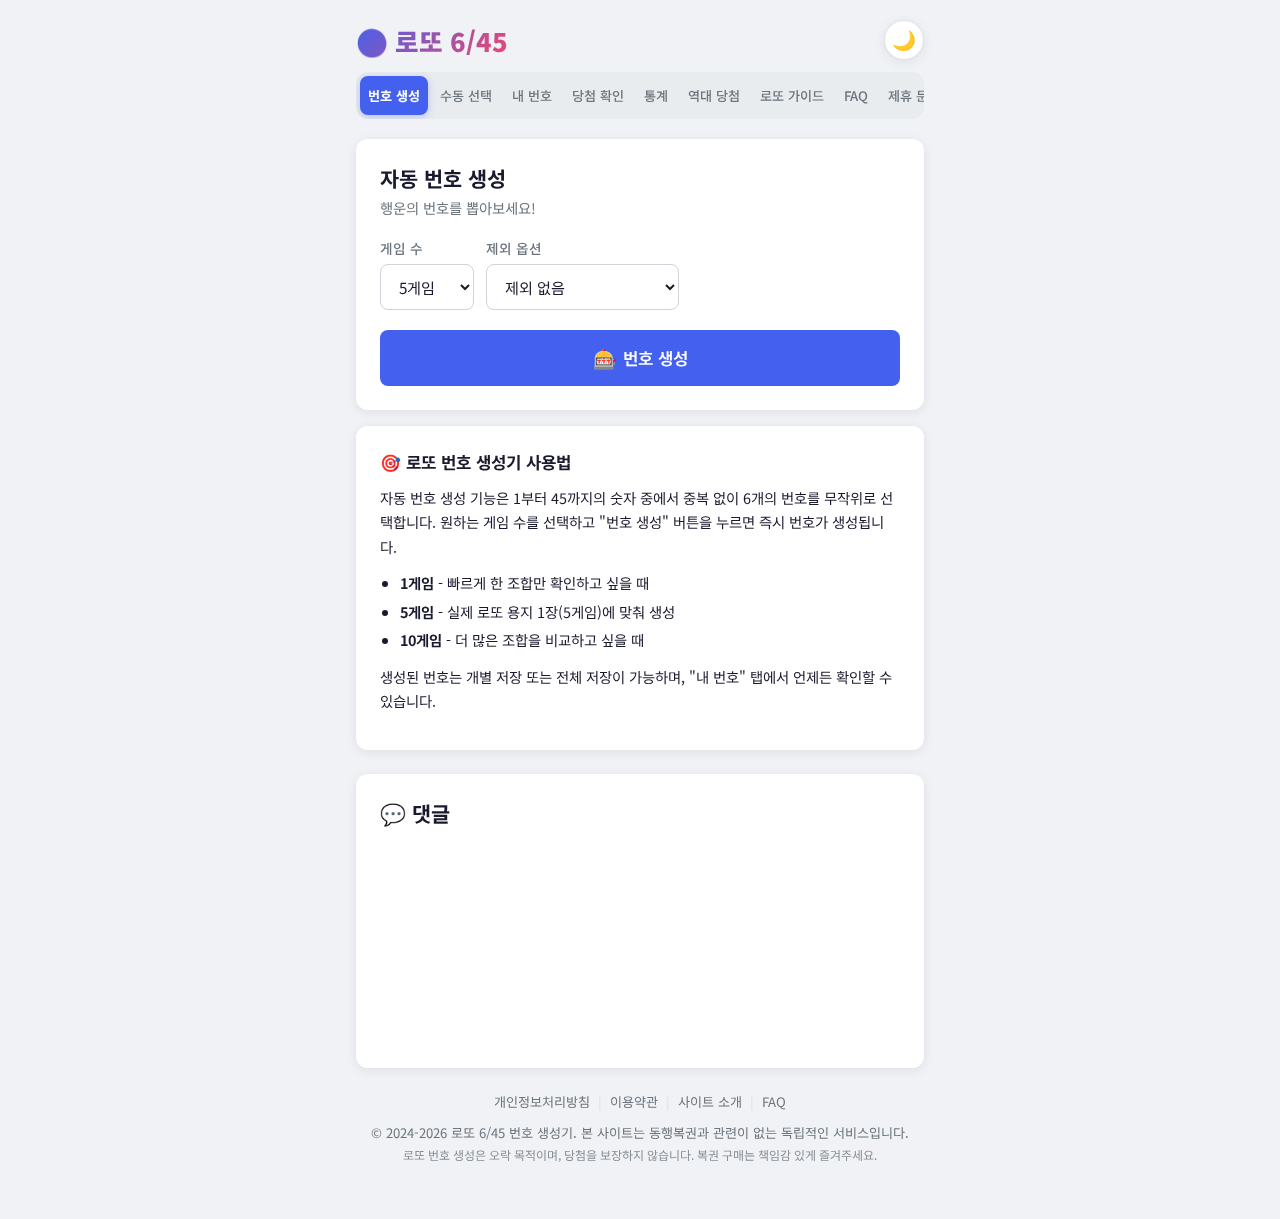
<file: index.html>
<!doctype html>
<html lang="ko">
<head>
  <meta charset="UTF-8" />
  <meta name="viewport" content="width=device-width, initial-scale=1.0" />
  <title>로또 6/45 번호 생성기 - 무료 자동/수동 번호 추첨, 당첨 확인, 통계 분석</title>
  <meta name="description" content="로또 6/45 무료 번호 생성기. 자동·수동 번호 생성, 당첨 번호 확인, 번호 통계 분석까지. 매주 행운의 번호를 뽑아보세요!">
  <meta name="keywords" content="로또, 로또 6/45, 번호 생성기, 로또 번호 추천, 당첨 확인, 로또 통계, 로또 분석">
  <meta name="author" content="로또 6/45 번호 생성기">
  <link rel="icon" type="image/svg+xml" href="/lottotest/favicon.svg">
  <meta name="robots" content="index, follow">
  <link rel="canonical" href="https://sedal11.github.io/lottotest/">
  <meta property="og:type" content="website">
  <meta property="og:title" content="로또 6/45 번호 생성기 - 무료 자동/수동 번호 추첨">
  <meta property="og:description" content="로또 6/45 무료 번호 생성기. 자동·수동 번호 생성, 당첨 번호 확인, 번호 통계 분석까지.">
  <meta property="og:url" content="https://sedal11.github.io/lottotest/">
  <meta property="og:locale" content="ko_KR">
  <meta property="og:site_name" content="로또 6/45 번호 생성기">
  <link href='/style.css' rel='stylesheet'>
  <link rel="preconnect" href="https://fonts.googleapis.com">
  <link rel="preconnect" href="https://fonts.gstatic.com" crossorigin>
  <link href="https://fonts.googleapis.com/css2?family=Noto+Sans+KR:wght@400;500;700;900&display=swap" rel="stylesheet">
  <link rel="manifest" href="/lottotest/manifest.json">
  <meta name="theme-color" content="#4361ee">
  <meta name="apple-mobile-web-app-capable" content="yes">
  <meta name="apple-mobile-web-app-status-bar-style" content="default">
  <meta name="apple-mobile-web-app-title" content="로또 6/45">
  <!-- Google Analytics -->
  <script async src="https://www.googletagmanager.com/gtag/js?id=G-D2NG5XND99"></script>
  <script>window.dataLayer=window.dataLayer||[];function gtag(){dataLayer.push(arguments);}gtag('js',new Date());gtag('config','G-D2NG5XND99');</script>
  <meta name="google-adsense-account" content="ca-pub-1792656979108506">
  <script async src="https://pagead2.googlesyndication.com/pagead/js/adsbygoogle.js?client=ca-pub-1792656979108506"
     crossorigin="anonymous"></script>
  <script type="application/ld+json">
  {
    "@context": "https://schema.org",
    "@type": "WebApplication",
    "name": "로또 6/45 번호 생성기",
    "description": "로또 6/45 무료 번호 생성기. 자동·수동 번호 생성, 당첨 번호 확인, 번호 통계 분석 서비스.",
    "url": "https://sedal11.github.io/lottotest/",
    "applicationCategory": "UtilityApplication",
    "operatingSystem": "Web",
    "offers": {
      "@type": "Offer",
      "price": "0",
      "priceCurrency": "KRW"
    }
  }
  </script>
</head>
<body>
  <div class="app">
    <header class="header">
      <h1 class="logo">🎱 로또 6/45</h1>
      <button id="themeToggle" class="theme-toggle" aria-label="테마 전환">🌙</button>
    </header>

    <nav class="tabs">
      <button class="tab active" data-tab="generate">번호 생성</button>
      <button class="tab" data-tab="manual">수동 선택</button>
      <button class="tab" data-tab="saved">내 번호</button>
      <button class="tab" data-tab="check">당첨 확인</button>
      <button class="tab" data-tab="stats">통계</button>
      <button class="tab" data-tab="history">역대 당첨</button>
      <button class="tab" data-tab="guide">로또 가이드</button>
      <button class="tab" data-tab="faq">FAQ</button>
      <button class="tab" data-tab="contact">제휴 문의</button>
    </nav>

    <main class="content">
      <!-- 최신 당첨번호 배너 -->
      <div id="latestResult" class="card latest-result" style="display:none;">
        <div class="latest-header">
          <span class="latest-round"></span>
          <span class="latest-date"></span>
        </div>
        <div class="latest-balls"></div>
        <div class="latest-bonus">
          + 보너스 <span class="latest-bonus-ball"></span>
        </div>
      </div>

      <!-- 번호 생성 탭 -->
      <section id="tab-generate" class="tab-panel active">
        <div class="card">
          <h2>자동 번호 생성</h2>
          <p class="subtitle">행운의 번호를 뽑아보세요!</p>
          <div class="generate-controls">
            <label>
              게임 수
              <select id="gameCount">
                <option value="1">1게임</option>
                <option value="3">3게임</option>
                <option value="5" selected>5게임</option>
                <option value="10">10게임</option>
              </select>
            </label>
            <label>
              제외 옵션
              <select id="excludeOption">
                <option value="none">제외 없음</option>
                <option value="last1">최근 1회 당첨번호 제외</option>
                <option value="last3">최근 3회 당첨번호 제외</option>
                <option value="last5">최근 5회 당첨번호 제외</option>
              </select>
            </label>
          </div>
          <div id="excludedInfo" class="excluded-info" style="display:none;">
            <span>제외된 번호:</span> <span id="excludedNums"></span>
          </div>
          <button id="generateBtn" class="btn btn-primary btn-large btn-full">
            <span class="btn-icon">🎰</span> 번호 생성
          </button>
          <div id="generatedResults" class="results"></div>
          <div id="shareButtons" class="share-buttons" style="display:none;">
            <button id="shareTwitter" class="btn btn-share btn-twitter">𝕏 공유</button>
            <button id="shareCopy" class="btn btn-share btn-copy">📋 복사</button>
          </div>
          <button id="saveAllBtn" class="btn btn-secondary" style="display:none;">
            💾 모두 저장
          </button>
        </div>
        <!-- 생성 탭 하단 안내 콘텐츠 -->
        <article class="card info-card">
          <h3>🎯 로또 번호 생성기 사용법</h3>
          <p>자동 번호 생성 기능은 1부터 45까지의 숫자 중에서 중복 없이 6개의 번호를 무작위로 선택합니다. 원하는 게임 수를 선택하고 "번호 생성" 버튼을 누르면 즉시 번호가 생성됩니다.</p>
          <ul>
            <li><strong>1게임</strong> - 빠르게 한 조합만 확인하고 싶을 때</li>
            <li><strong>5게임</strong> - 실제 로또 용지 1장(5게임)에 맞춰 생성</li>
            <li><strong>10게임</strong> - 더 많은 조합을 비교하고 싶을 때</li>
          </ul>
          <p>생성된 번호는 개별 저장 또는 전체 저장이 가능하며, "내 번호" 탭에서 언제든 확인할 수 있습니다.</p>
        </article>
      </section>

      <!-- 수동 선택 탭 -->
      <section id="tab-manual" class="tab-panel">
        <div class="card">
          <h2>수동 번호 선택</h2>
          <p class="subtitle">원하는 번호 6개를 선택하세요 (<span id="selectedCount">0</span>/6)</p>
          <div id="numberGrid" class="number-grid"></div>
          <div id="manualSelected" class="manual-selected"></div>
          <div class="manual-actions">
            <button id="manualResetBtn" class="btn btn-outline">초기화</button>
            <button id="manualSaveBtn" class="btn btn-primary" disabled>💾 저장</button>
          </div>
        </div>
        <article class="card info-card">
          <h3>✏️ 수동 선택 팁</h3>
          <p>직접 번호를 선택하면 자신만의 전략을 적용할 수 있습니다. 번호를 터치하면 선택되고, 다시 터치하면 해제됩니다. 6개를 모두 선택하면 저장 버튼이 활성화됩니다.</p>
          <p>번호판의 색상은 실제 로또 공의 색상과 동일합니다. 1~10번은 <strong>노란색</strong>, 11~20번은 <strong>파란색</strong>, 21~30번은 <strong>빨간색</strong>, 31~40번은 <strong>회색</strong>, 41~45번은 <strong>초록색</strong>입니다.</p>
        </article>
      </section>

      <!-- 내 번호 탭 -->
      <section id="tab-saved" class="tab-panel">
        <div class="card">
          <h2>저장된 번호</h2>
          <p class="subtitle">저장된 번호 <span id="savedCount">0</span>개</p>
          <div id="savedList" class="saved-list"></div>
          <button id="clearAllBtn" class="btn btn-danger" style="display:none;">
            🗑️ 전체 삭제
          </button>
        </div>
      </section>

      <!-- 당첨 확인 탭 -->
      <section id="tab-check" class="tab-panel">
        <div class="card">
          <h2>당첨 번호 확인</h2>
          <p class="subtitle">당첨 번호를 입력하고 내 번호와 비교하세요</p>
          <div class="winning-input">
            <label>당첨 번호 (6개)</label>
            <div class="winning-numbers-row">
              <input type="number" class="winning-num" min="1" max="45" placeholder="1">
              <input type="number" class="winning-num" min="1" max="45" placeholder="2">
              <input type="number" class="winning-num" min="1" max="45" placeholder="3">
              <input type="number" class="winning-num" min="1" max="45" placeholder="4">
              <input type="number" class="winning-num" min="1" max="45" placeholder="5">
              <input type="number" class="winning-num" min="1" max="45" placeholder="6">
            </div>
            <label>보너스 번호</label>
            <div class="winning-numbers-row">
              <input type="number" id="bonusNum" class="winning-num bonus" min="1" max="45" placeholder="B">
            </div>
          </div>
          <button id="checkBtn" class="btn btn-primary btn-large">🔍 당첨 확인</button>
          <div id="checkResults" class="results"></div>
        </div>
        <article class="card info-card">
          <h3>🏆 로또 6/45 당첨 등수 안내</h3>
          <div class="prize-table">
            <table>
              <thead>
                <tr><th>등수</th><th>당첨 조건</th><th>당첨금 (평균)</th></tr>
              </thead>
              <tbody>
                <tr><td><span class="rank-badge rank-1">1등</span></td><td>6개 번호 모두 일치</td><td>약 20억원 이상</td></tr>
                <tr><td><span class="rank-badge rank-2">2등</span></td><td>5개 번호 + 보너스 번호 일치</td><td>약 5,000만원</td></tr>
                <tr><td><span class="rank-badge rank-3">3등</span></td><td>5개 번호 일치</td><td>약 150만원</td></tr>
                <tr><td><span class="rank-badge rank-4">4등</span></td><td>4개 번호 일치</td><td>고정 5만원</td></tr>
                <tr><td><span class="rank-badge rank-5">5등</span></td><td>3개 번호 일치</td><td>고정 5,000원</td></tr>
              </tbody>
            </table>
          </div>
          <p class="info-note">* 1~3등 당첨금은 해당 회차 총 판매액과 당첨자 수에 따라 달라집니다.</p>
        </article>
      </section>

      <!-- 통계 탭 -->
      <section id="tab-stats" class="tab-panel">
        <div class="card">
          <h2>번호 통계</h2>
          <p class="subtitle">내가 생성한 번호의 출현 빈도</p>
          <div id="statsChart" class="stats-chart"></div>
          <div class="card-inner">
            <h3>최근 생성 이력</h3>
            <div id="recentHistory" class="recent-history"></div>
          </div>
        </div>
        <article class="card info-card">
          <h3>📊 통계 활용 가이드</h3>
          <p>번호 통계는 내가 생성한 번호들의 출현 빈도를 시각적으로 보여줍니다. 막대 그래프를 통해 어떤 번호가 자주 생성되었는지 한눈에 확인할 수 있습니다.</p>
          <p>로또는 매 추첨마다 독립적인 확률 게임이므로 과거 통계가 미래 결과를 보장하지는 않지만, 자신만의 번호 패턴을 파악하는 재미를 느낄 수 있습니다.</p>
        </article>
      </section>

      <!-- 역대 당첨번호 탭 -->
      <section id="tab-history" class="tab-panel">
        <div class="card">
          <h2>🏆 역대 당첨번호</h2>
          <p class="subtitle">최근 회차 당첨번호를 확인하세요</p>
          <div class="history-controls">
            <button id="historyLoadMore" class="btn btn-outline">더 불러오기</button>
          </div>
          <div id="winningHistory" class="winning-history">
            <div class="empty-state"><p>불러오는 중...</p></div>
          </div>
        </div>
      </section>

      <!-- 로또 가이드 탭 -->
      <section id="tab-guide" class="tab-panel">
        <article class="card">
          <h2>📖 로또 6/45 완벽 가이드</h2>
          <p class="subtitle">로또의 모든 것을 알려드립니다</p>

          <div class="guide-section">
            <h3>로또 6/45란?</h3>
            <p>로또 6/45는 동행복권에서 운영하는 대한민국 대표 복권 게임입니다. 1부터 45까지의 숫자 중 6개를 선택하여 추첨 번호와 일치하는 개수에 따라 당첨금을 받는 방식입니다. 매주 토요일 오후 8시 35분에 MBC에서 생방송으로 추첨이 진행됩니다.</p>
          </div>

          <div class="guide-section">
            <h3>로또 구매 방법</h3>
            <ol>
              <li><strong>오프라인 구매</strong> - 전국 로또 판매점에서 구매 가능 (1장당 1,000원, 최대 5게임)</li>
              <li><strong>온라인 구매</strong> - 동행복권 공식 사이트(dhlottery.co.kr)에서 구매 가능</li>
              <li><strong>자동 선택</strong> - 판매점 또는 온라인에서 컴퓨터가 무작위로 번호 선택</li>
              <li><strong>수동 선택</strong> - 직접 원하는 번호 6개를 선택</li>
              <li><strong>반자동</strong> - 일부 번호만 직접 선택하고 나머지는 자동으로 채우기</li>
            </ol>
          </div>

          <div class="guide-section">
            <h3>추첨 방식</h3>
            <p>추첨은 45개의 공이 담긴 기계에서 무작위로 진행됩니다. 먼저 <strong>당첨 번호 6개</strong>가 차례로 추첨되고, 이어서 <strong>보너스 번호 1개</strong>가 추가로 추첨됩니다. 보너스 번호는 2등 당첨 여부를 결정하는 데 사용됩니다.</p>
          </div>

          <div class="guide-section">
            <h3>당첨금 구조</h3>
            <p>로또 6/45의 당첨금은 총 판매액을 기반으로 배분됩니다. 전체 판매액 중 약 50%가 당첨금으로 사용되며, 나머지는 복권기금과 운영비로 쓰입니다.</p>
            <ul>
              <li><strong>1등</strong> - 당첨금 총액의 75% (6개 번호 모두 일치)</li>
              <li><strong>2등</strong> - 당첨금 총액의 12.5% (5개 + 보너스 번호 일치)</li>
              <li><strong>3등</strong> - 당첨금 총액의 12.5% (5개 번호 일치)</li>
              <li><strong>4등</strong> - 고정 당첨금 50,000원 (4개 번호 일치)</li>
              <li><strong>5등</strong> - 고정 당첨금 5,000원 (3개 번호 일치)</li>
            </ul>
          </div>

          <div class="guide-section">
            <h3>당첨금 수령 방법</h3>
            <ul>
              <li><strong>5등 (5,000원)</strong> - 전국 로또 판매점에서 즉시 수령</li>
              <li><strong>4등 (50,000원)</strong> - 전국 로또 판매점에서 즉시 수령</li>
              <li><strong>3등</strong> - 농협은행 지점 방문 수령</li>
              <li><strong>1~2등</strong> - 농협은행 본점 방문 수령 (신분증 지참 필수)</li>
            </ul>
            <p class="info-note">* 당첨금 수령 기한은 지급 개시일로부터 1년입니다. 기한 내 수령하지 않으면 복권기금으로 귀속됩니다.</p>
          </div>

          <div class="guide-section">
            <h3>당첨 확률</h3>
            <div class="probability-table">
              <table>
                <thead>
                  <tr><th>등수</th><th>확률</th><th>조합 수</th></tr>
                </thead>
                <tbody>
                  <tr><td>1등</td><td>1 / 8,145,060</td><td>1가지</td></tr>
                  <tr><td>2등</td><td>1 / 1,357,510</td><td>6가지</td></tr>
                  <tr><td>3등</td><td>1 / 35,724</td><td>228가지</td></tr>
                  <tr><td>4등</td><td>1 / 733</td><td>11,115가지</td></tr>
                  <tr><td>5등</td><td>1 / 45</td><td>182,780가지</td></tr>
                </tbody>
              </table>
            </div>
          </div>

          <div class="guide-section">
            <h3>로또 번호 선택 팁</h3>
            <p>로또는 완전한 확률 게임이므로 당첨을 보장하는 방법은 없습니다. 하지만 더 즐겁게 로또를 즐기기 위한 몇 가지 팁을 소개합니다.</p>
            <ol>
              <li><strong>고르게 분배하기</strong> - 1~45 전체 범위에서 고르게 번호를 선택하면 다양한 조합을 경험할 수 있습니다.</li>
              <li><strong>홀짝 비율 맞추기</strong> - 홀수와 짝수를 적절히 섞어 선택하는 것이 통계적으로 많이 나오는 패턴입니다.</li>
              <li><strong>연속 번호 포함</strong> - 실제 당첨 번호에는 연속된 번호가 포함되는 경우가 많습니다.</li>
              <li><strong>꾸준히 참여하기</strong> - 매주 같은 번호로 꾸준히 참여하는 것도 하나의 전략입니다.</li>
              <li><strong>예산 정하기</strong> - 복권은 여가 활동으로 즐기고, 미리 정한 예산 내에서만 구매하세요.</li>
            </ol>
          </div>

          <div class="guide-section">
            <h3>알아두면 좋은 로또 상식</h3>
            <ul>
              <li>로또 6/45는 2002년 12월 첫 추첨이 시작되었습니다.</li>
              <li>역대 최고 1등 당첨금은 약 407억원입니다 (2003년 4월, 제16회).</li>
              <li>1등 당첨금이 3억원을 초과하면 33%의 세금이 원천징수됩니다.</li>
              <li>로또 판매 시간은 오전 6시부터 토요일 오후 8시까지입니다.</li>
              <li>인터넷 구매는 1회당 최대 5,000원(5게임)까지 가능합니다.</li>
            </ul>
          </div>
        </article>
      </section>

      <!-- FAQ 탭 -->
      <section id="tab-faq" class="tab-panel">
        <article class="card">
          <h2>❓ 자주 묻는 질문</h2>
          <p class="subtitle">로또 6/45 번호 생성기에 대한 궁금증을 해결해드립니다</p>

          <div class="faq-list">
            <details class="faq-item">
              <summary>이 사이트에서 생성한 번호로 당첨될 수 있나요?</summary>
              <p>로또 6/45는 완전한 확률 게임입니다. 본 사이트의 번호 생성기는 1~45 중 6개를 무작위로 선택하는 것으로, 실제 로또 추첨과 동일한 확률 원리를 사용합니다. 다만, 어떤 방법을 사용하더라도 당첨을 보장할 수는 없습니다. 재미로 즐겨주세요!</p>
            </details>

            <details class="faq-item">
              <summary>생성한 번호는 어디에 저장되나요?</summary>
              <p>모든 데이터는 사용자의 <strong>브라우저 로컬 스토리지</strong>에만 저장됩니다. 서버로 전송되지 않으며, 다른 사람이 볼 수 없습니다. 브라우저 데이터를 삭제하면 저장된 번호도 함께 삭제되니 주의해주세요.</p>
            </details>

            <details class="faq-item">
              <summary>모바일에서도 사용할 수 있나요?</summary>
              <p>네! 모바일, 태블릿, PC 등 모든 기기에서 최적화된 화면으로 이용 가능합니다. 별도의 앱 설치 없이 브라우저에서 바로 사용하세요. 홈 화면에 추가하면 앱처럼 사용할 수도 있습니다.</p>
            </details>

            <details class="faq-item">
              <summary>번호 생성 알고리즘은 어떤 방식인가요?</summary>
              <p>JavaScript의 <code>Math.random()</code> 함수를 기반으로 한 균등 분포 난수 생성을 사용합니다. 1부터 45까지의 숫자 중 중복 없이 6개를 선택하며, 모든 번호가 동일한 확률로 선택됩니다.</p>
            </details>

            <details class="faq-item">
              <summary>로또는 어디서 구매할 수 있나요?</summary>
              <p>전국의 로또 판매점에서 구매하거나, 동행복권 공식 사이트(<strong>dhlottery.co.kr</strong>)에서 온라인 구매가 가능합니다. 온라인 구매는 회원가입 및 본인인증이 필요합니다. 1장당 1,000원이며 최대 5게임까지 선택 가능합니다.</p>
            </details>

            <details class="faq-item">
              <summary>당첨 번호는 언제 발표되나요?</summary>
              <p>매주 <strong>토요일 오후 8시 35분</strong>에 MBC에서 생방송으로 추첨됩니다. 추첨 직후 동행복권 공식 사이트에서도 확인할 수 있습니다. 본 사이트의 "당첨 확인" 탭에서 당첨 번호를 입력하면 저장된 번호와 자동으로 비교해줍니다.</p>
            </details>

            <details class="faq-item">
              <summary>당첨금에 세금이 붙나요?</summary>
              <p>5만원 이하(4~5등)는 비과세입니다. 5만원 초과~3억원 이하는 22%(소득세 20% + 주민세 2%)가 원천징수됩니다. 3억원 초과분에 대해서는 33%(소득세 30% + 주민세 3%)가 적용됩니다.</p>
            </details>

            <details class="faq-item">
              <summary>이 사이트는 동행복권과 관련이 있나요?</summary>
              <p>아닙니다. 본 사이트는 동행복권 또는 기타 복권 운영 기관과 <strong>어떠한 제휴 관계도 없는 독립적인 서비스</strong>입니다. 순수하게 번호 생성 편의를 위해 제공되는 무료 웹 도구입니다.</p>
            </details>

            <details class="faq-item">
              <summary>다크 모드는 어떻게 전환하나요?</summary>
              <p>화면 우측 상단의 🌙/☀️ 버튼을 클릭하면 다크 모드와 라이트 모드를 전환할 수 있습니다. 설정은 브라우저에 저장되어 다음 방문 시에도 유지됩니다.</p>
            </details>

            <details class="faq-item">
              <summary>복권 중독이 걱정됩니다. 도움을 받을 수 있나요?</summary>
              <p>복권 구매가 습관적으로 느껴지거나 경제적 어려움을 겪고 계시다면, <strong>한국도박문제관리센터</strong>(국번 없이 <strong>1336</strong>)에 전화하시면 무료 상담을 받으실 수 있습니다. 복권은 반드시 여가 활동의 범위 내에서 즐겨주세요.</p>
            </details>
          </div>
        </article>
      </section>

      <!-- 제휴 문의 탭 -->
      <section id="tab-contact" class="tab-panel">
        <div class="card">
          <h2>제휴 문의</h2>
          <p class="subtitle">비즈니스 제휴 및 협업 문의를 남겨주세요</p>
          <form id="contactForm" action="https://formspree.io/f/xzdaveba" method="POST">
            <div class="form-group">
              <label for="contactName">이름 / 회사명</label>
              <input type="text" id="contactName" name="name" placeholder="홍길동 / ABC 주식회사" required>
            </div>
            <div class="form-group">
              <label for="contactEmail">이메일</label>
              <input type="email" id="contactEmail" name="email" placeholder="example@email.com" required>
            </div>
            <div class="form-group">
              <label for="contactPhone">연락처</label>
              <input type="tel" id="contactPhone" name="phone" placeholder="010-1234-5678">
            </div>
            <div class="form-group">
              <label for="contactType">문의 유형</label>
              <select id="contactType" name="type" required>
                <option value="" disabled selected>선택해주세요</option>
                <option value="광고 제휴">광고 제휴</option>
                <option value="서비스 제휴">서비스 제휴</option>
                <option value="기술 협업">기술 협업</option>
                <option value="기타">기타</option>
              </select>
            </div>
            <div class="form-group">
              <label for="contactMessage">문의 내용</label>
              <textarea id="contactMessage" name="message" rows="5" placeholder="제휴 관련 내용을 자유롭게 작성해주세요" required></textarea>
            </div>
            <button type="submit" class="btn btn-primary btn-large btn-full">📩 문의 보내기</button>
          </form>
          <div id="contactSuccess" class="contact-success" style="display:none;">
            <div class="success-icon">✅</div>
            <h3>문의가 접수되었습니다!</h3>
            <p>빠른 시일 내에 답변 드리겠습니다.</p>
            <button id="contactReset" class="btn btn-outline">새 문의 작성</button>
          </div>
        </div>
      </section>
    </main>

    <!-- Disqus 댓글 (지연 로딩) -->
    <section class="card disqus-section" id="disqus-section">
      <h2>💬 댓글</h2>
      <div id="disqus_thread"></div>
      <noscript>Please enable JavaScript to view the <a href="https://disqus.com/?ref_noscript">comments powered by Disqus.</a></noscript>
    </section>

    <footer class="footer">
      <nav class="footer-links">
        <a href="/lottotest/privacy.html">개인정보처리방침</a>
        <span>|</span>
        <a href="/lottotest/terms.html">이용약관</a>
        <span>|</span>
        <a href="/lottotest/about.html">사이트 소개</a>
        <span>|</span>
        <a href="/lottotest/faq.html">FAQ</a>
      </nav>
      <p>© 2024-2026 로또 6/45 번호 생성기. 본 사이트는 동행복권과 관련이 없는 독립적인 서비스입니다.</p>
      <p class="footer-disclaimer">로또 번호 생성은 오락 목적이며, 당첨을 보장하지 않습니다. 복권 구매는 책임감 있게 즐겨주세요.</p>
    </footer>
  </div>

  <script defer type="text/javascript" src="/main.js"></script>
</body>
</html>
</file>
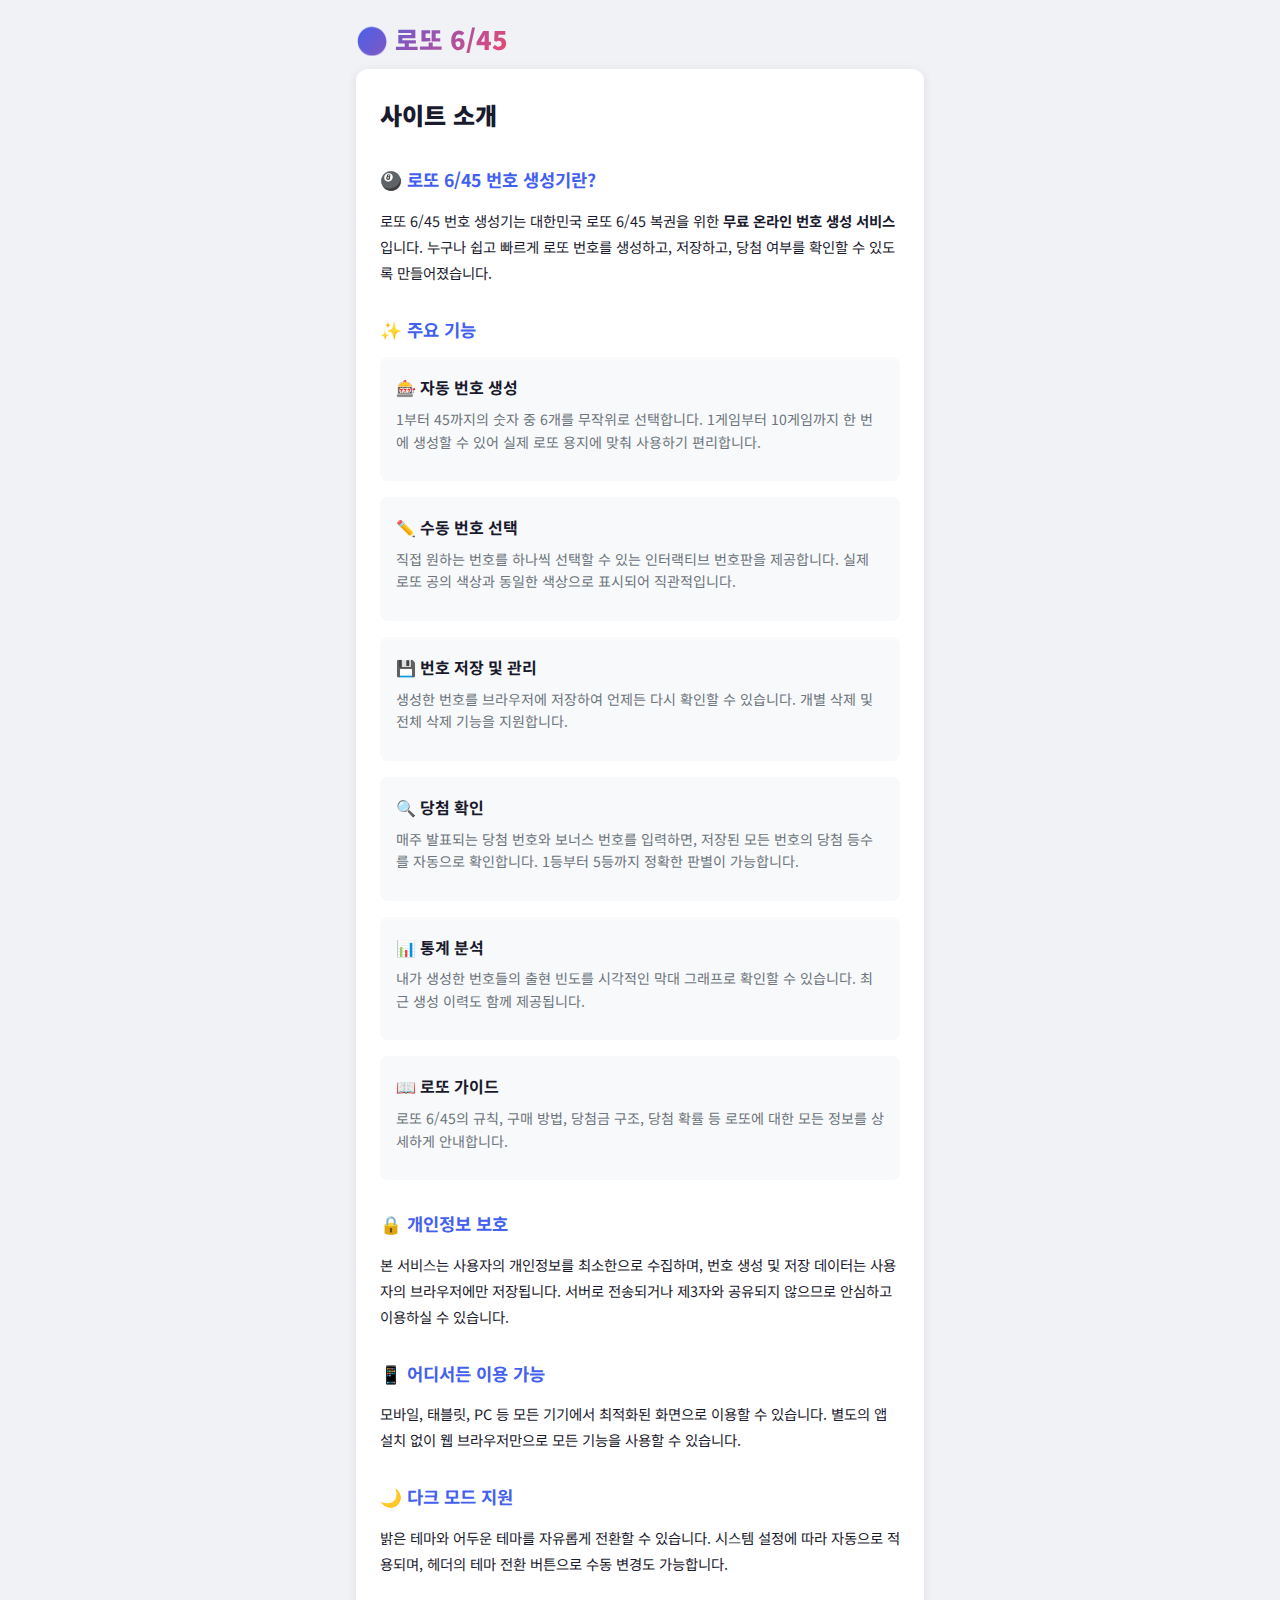
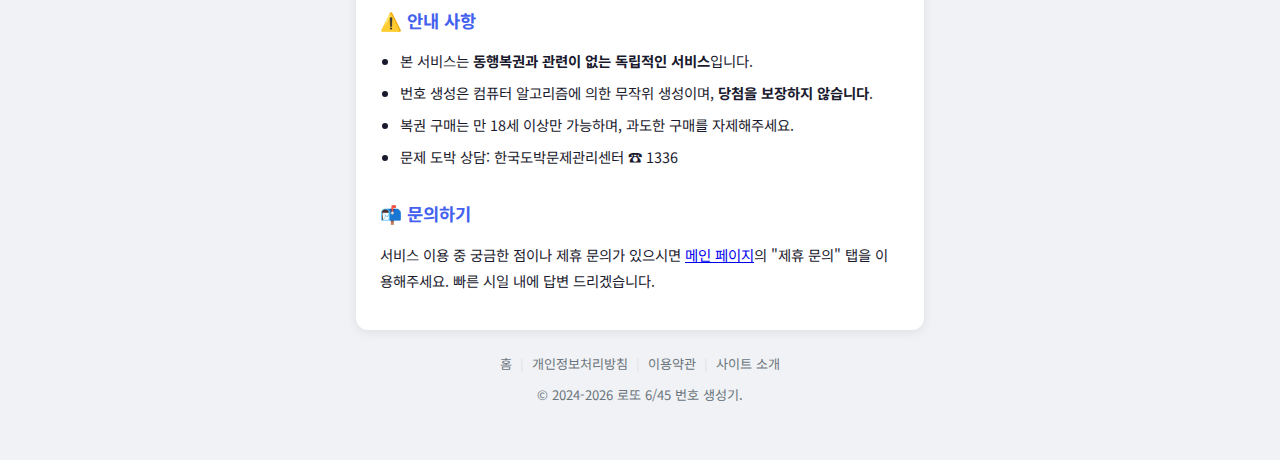
<file: about.html>
<!doctype html>
<html lang="ko">
<head>
  <meta charset="UTF-8" />
  <meta name="viewport" content="width=device-width, initial-scale=1.0" />
  <title>사이트 소개 - 로또 6/45 번호 생성기</title>
  <meta name="description" content="로또 6/45 번호 생성기는 무료로 로또 번호를 생성하고 관리할 수 있는 웹 서비스입니다.">
  <meta name="robots" content="index, follow">
  <link rel="icon" type="image/svg+xml" href="/lottotest/favicon.svg">
  <link href='/style.css' rel='stylesheet'>
  <link rel="preconnect" href="https://fonts.googleapis.com">
  <link rel="preconnect" href="https://fonts.gstatic.com" crossorigin>
  <link href="https://fonts.googleapis.com/css2?family=Noto+Sans+KR:wght@400;500;700;900&display=swap" rel="stylesheet">
  <script async src="https://www.googletagmanager.com/gtag/js?id=G-D2NG5XND99"></script>
  <script>window.dataLayer=window.dataLayer||[];function gtag(){dataLayer.push(arguments);}gtag('js',new Date());gtag('config','G-D2NG5XND99');</script>
  <meta name="google-adsense-account" content="ca-pub-1792656979108506">
  <script async src="https://pagead2.googlesyndication.com/pagead/js/adsbygoogle.js?client=ca-pub-1792656979108506"
     crossorigin="anonymous"></script>
</head>
<body>
  <div class="app">
    <header class="header">
      <a href="/lottotest/" class="logo" style="text-decoration:none;">🎱 로또 6/45</a>
    </header>

    <main class="content">
      <article class="card policy-page">
        <h1>사이트 소개</h1>

        <section>
          <h2>🎱 로또 6/45 번호 생성기란?</h2>
          <p>로또 6/45 번호 생성기는 대한민국 로또 6/45 복권을 위한 <strong>무료 온라인 번호 생성 서비스</strong>입니다. 누구나 쉽고 빠르게 로또 번호를 생성하고, 저장하고, 당첨 여부를 확인할 수 있도록 만들어졌습니다.</p>
        </section>

        <section>
          <h2>✨ 주요 기능</h2>
          <div class="feature-list">
            <div class="feature-item">
              <h3>🎰 자동 번호 생성</h3>
              <p>1부터 45까지의 숫자 중 6개를 무작위로 선택합니다. 1게임부터 10게임까지 한 번에 생성할 수 있어 실제 로또 용지에 맞춰 사용하기 편리합니다.</p>
            </div>
            <div class="feature-item">
              <h3>✏️ 수동 번호 선택</h3>
              <p>직접 원하는 번호를 하나씩 선택할 수 있는 인터랙티브 번호판을 제공합니다. 실제 로또 공의 색상과 동일한 색상으로 표시되어 직관적입니다.</p>
            </div>
            <div class="feature-item">
              <h3>💾 번호 저장 및 관리</h3>
              <p>생성한 번호를 브라우저에 저장하여 언제든 다시 확인할 수 있습니다. 개별 삭제 및 전체 삭제 기능을 지원합니다.</p>
            </div>
            <div class="feature-item">
              <h3>🔍 당첨 확인</h3>
              <p>매주 발표되는 당첨 번호와 보너스 번호를 입력하면, 저장된 모든 번호의 당첨 등수를 자동으로 확인합니다. 1등부터 5등까지 정확한 판별이 가능합니다.</p>
            </div>
            <div class="feature-item">
              <h3>📊 통계 분석</h3>
              <p>내가 생성한 번호들의 출현 빈도를 시각적인 막대 그래프로 확인할 수 있습니다. 최근 생성 이력도 함께 제공됩니다.</p>
            </div>
            <div class="feature-item">
              <h3>📖 로또 가이드</h3>
              <p>로또 6/45의 규칙, 구매 방법, 당첨금 구조, 당첨 확률 등 로또에 대한 모든 정보를 상세하게 안내합니다.</p>
            </div>
          </div>
        </section>

        <section>
          <h2>🔒 개인정보 보호</h2>
          <p>본 서비스는 사용자의 개인정보를 최소한으로 수집하며, 번호 생성 및 저장 데이터는 사용자의 브라우저에만 저장됩니다. 서버로 전송되거나 제3자와 공유되지 않으므로 안심하고 이용하실 수 있습니다.</p>
        </section>

        <section>
          <h2>📱 어디서든 이용 가능</h2>
          <p>모바일, 태블릿, PC 등 모든 기기에서 최적화된 화면으로 이용할 수 있습니다. 별도의 앱 설치 없이 웹 브라우저만으로 모든 기능을 사용할 수 있습니다.</p>
        </section>

        <section>
          <h2>🌙 다크 모드 지원</h2>
          <p>밝은 테마와 어두운 테마를 자유롭게 전환할 수 있습니다. 시스템 설정에 따라 자동으로 적용되며, 헤더의 테마 전환 버튼으로 수동 변경도 가능합니다.</p>
        </section>

        <section>
          <h2>⚠️ 안내 사항</h2>
          <ul>
            <li>본 서비스는 <strong>동행복권과 관련이 없는 독립적인 서비스</strong>입니다.</li>
            <li>번호 생성은 컴퓨터 알고리즘에 의한 무작위 생성이며, <strong>당첨을 보장하지 않습니다</strong>.</li>
            <li>복권 구매는 만 18세 이상만 가능하며, 과도한 구매를 자제해주세요.</li>
            <li>문제 도박 상담: 한국도박문제관리센터 ☎ 1336</li>
          </ul>
        </section>

        <section>
          <h2>📬 문의하기</h2>
          <p>서비스 이용 중 궁금한 점이나 제휴 문의가 있으시면 <a href="/lottotest/">메인 페이지</a>의 "제휴 문의" 탭을 이용해주세요. 빠른 시일 내에 답변 드리겠습니다.</p>
        </section>
      </article>
    </main>

    <footer class="footer">
      <nav class="footer-links">
        <a href="/lottotest/">홈</a>
        <span>|</span>
        <a href="/lottotest/privacy.html">개인정보처리방침</a>
        <span>|</span>
        <a href="/lottotest/terms.html">이용약관</a>
        <span>|</span>
        <a href="/lottotest/about.html">사이트 소개</a>
      </nav>
      <p>© 2024-2026 로또 6/45 번호 생성기.</p>
    </footer>
  </div>
</body>
</html>
</file>
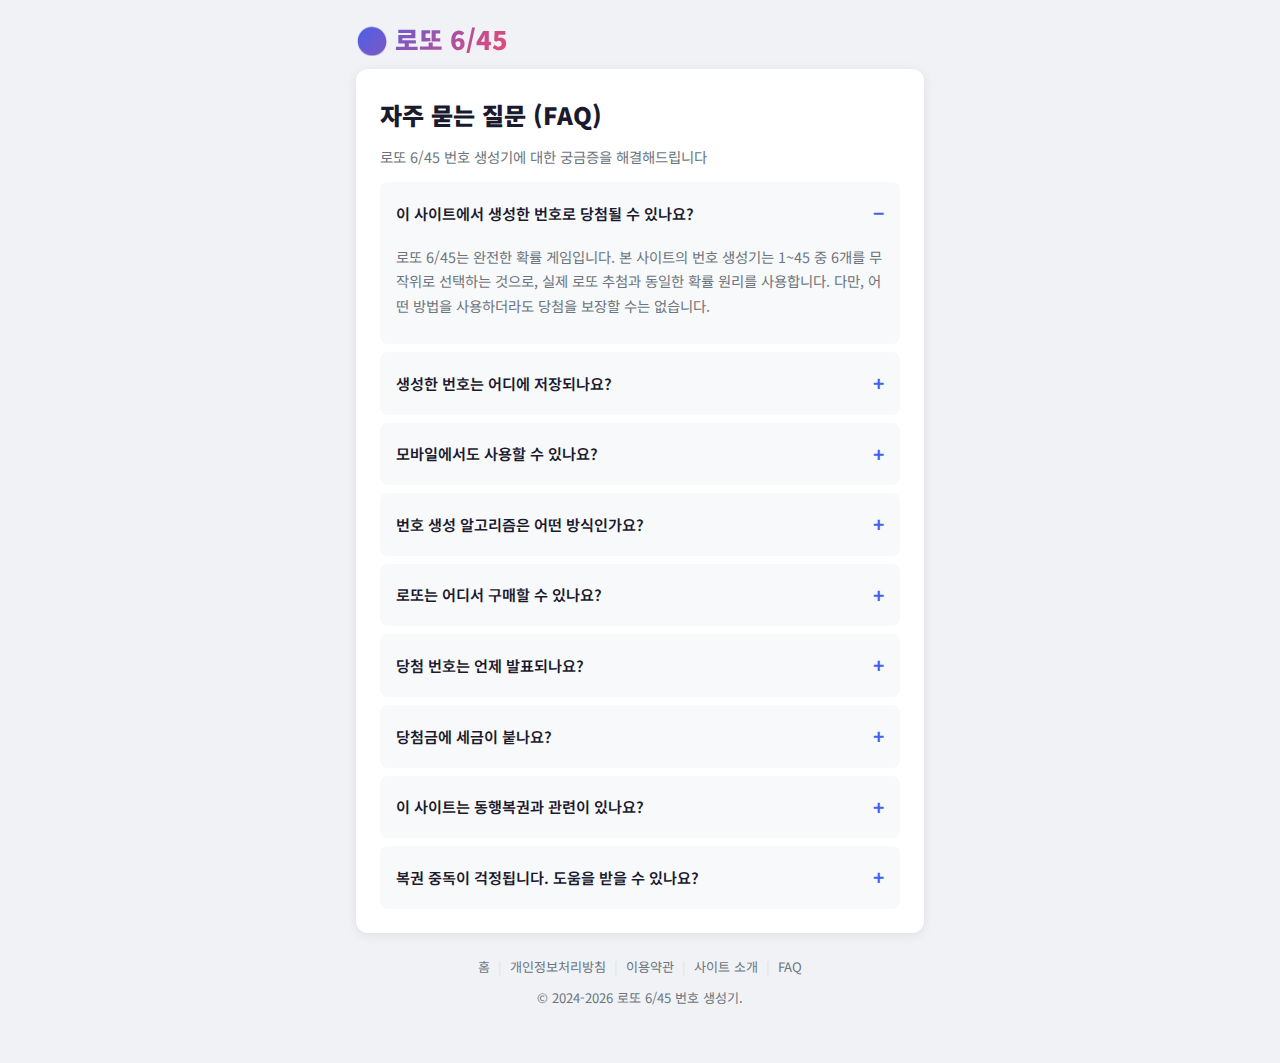
<file: faq.html>
<!doctype html>
<html lang="ko">
<head>
  <meta charset="UTF-8" />
  <meta name="viewport" content="width=device-width, initial-scale=1.0" />
  <title>자주 묻는 질문 (FAQ) - 로또 6/45 번호 생성기</title>
  <meta name="description" content="로또 6/45 번호 생성기에 대한 자주 묻는 질문과 답변. 번호 생성 방식, 당첨 확률, 세금, 구매 방법 등.">
  <meta name="robots" content="index, follow">
  <link rel="icon" type="image/svg+xml" href="/lottotest/favicon.svg">
  <link href='/style.css' rel='stylesheet'>
  <link rel="preconnect" href="https://fonts.googleapis.com">
  <link rel="preconnect" href="https://fonts.gstatic.com" crossorigin>
  <link href="https://fonts.googleapis.com/css2?family=Noto+Sans+KR:wght@400;500;700;900&display=swap" rel="stylesheet">
  <script async src="https://www.googletagmanager.com/gtag/js?id=G-D2NG5XND99"></script>
  <script>window.dataLayer=window.dataLayer||[];function gtag(){dataLayer.push(arguments);}gtag('js',new Date());gtag('config','G-D2NG5XND99');</script>
  <meta name="google-adsense-account" content="ca-pub-1792656979108506">
  <script async src="https://pagead2.googlesyndication.com/pagead/js/adsbygoogle.js?client=ca-pub-1792656979108506"
     crossorigin="anonymous"></script>
  <script type="application/ld+json">
  {
    "@context": "https://schema.org",
    "@type": "FAQPage",
    "mainEntity": [
      {"@type": "Question", "name": "이 사이트에서 생성한 번호로 당첨될 수 있나요?", "acceptedAnswer": {"@type": "Answer", "text": "로또 6/45는 완전한 확률 게임입니다. 본 사이트의 번호 생성기는 1~45 중 6개를 무작위로 선택하며, 어떤 방법을 사용하더라도 당첨을 보장할 수는 없습니다."}},
      {"@type": "Question", "name": "생성한 번호는 어디에 저장되나요?", "acceptedAnswer": {"@type": "Answer", "text": "모든 데이터는 사용자의 브라우저 로컬 스토리지에만 저장됩니다. 서버로 전송되지 않으며, 다른 사람이 볼 수 없습니다."}},
      {"@type": "Question", "name": "당첨금에 세금이 붙나요?", "acceptedAnswer": {"@type": "Answer", "text": "5만원 이하는 비과세, 5만원 초과~3억원 이하는 22%, 3억원 초과분은 33%가 원천징수됩니다."}},
      {"@type": "Question", "name": "로또는 어디서 구매할 수 있나요?", "acceptedAnswer": {"@type": "Answer", "text": "전국의 로또 판매점에서 구매하거나, 동행복권 공식 사이트(dhlottery.co.kr)에서 온라인 구매가 가능합니다."}}
    ]
  }
  </script>
</head>
<body>
  <div class="app">
    <header class="header">
      <a href="/lottotest/" class="logo" style="text-decoration:none;">🎱 로또 6/45</a>
    </header>

    <main class="content">
      <article class="card policy-page">
        <h1>자주 묻는 질문 (FAQ)</h1>
        <p class="policy-date">로또 6/45 번호 생성기에 대한 궁금증을 해결해드립니다</p>

        <div class="faq-list">
          <details class="faq-item" open>
            <summary>이 사이트에서 생성한 번호로 당첨될 수 있나요?</summary>
            <p>로또 6/45는 완전한 확률 게임입니다. 본 사이트의 번호 생성기는 1~45 중 6개를 무작위로 선택하는 것으로, 실제 로또 추첨과 동일한 확률 원리를 사용합니다. 다만, 어떤 방법을 사용하더라도 당첨을 보장할 수는 없습니다.</p>
          </details>

          <details class="faq-item">
            <summary>생성한 번호는 어디에 저장되나요?</summary>
            <p>모든 데이터는 사용자의 <strong>브라우저 로컬 스토리지</strong>에만 저장됩니다. 서버로 전송되지 않으며, 다른 사람이 볼 수 없습니다. 브라우저 데이터를 삭제하면 저장된 번호도 함께 삭제되니 주의해주세요.</p>
          </details>

          <details class="faq-item">
            <summary>모바일에서도 사용할 수 있나요?</summary>
            <p>네! 모바일, 태블릿, PC 등 모든 기기에서 최적화된 화면으로 이용 가능합니다. 별도의 앱 설치 없이 브라우저에서 바로 사용하세요.</p>
          </details>

          <details class="faq-item">
            <summary>번호 생성 알고리즘은 어떤 방식인가요?</summary>
            <p>JavaScript의 Math.random() 함수를 기반으로 한 균등 분포 난수 생성을 사용합니다. 1부터 45까지의 숫자 중 중복 없이 6개를 선택하며, 모든 번호가 동일한 확률로 선택됩니다.</p>
          </details>

          <details class="faq-item">
            <summary>로또는 어디서 구매할 수 있나요?</summary>
            <p>전국의 로또 판매점에서 구매하거나, 동행복권 공식 사이트(dhlottery.co.kr)에서 온라인 구매가 가능합니다. 1장당 1,000원이며 최대 5게임까지 선택 가능합니다.</p>
          </details>

          <details class="faq-item">
            <summary>당첨 번호는 언제 발표되나요?</summary>
            <p>매주 토요일 오후 8시 35분에 MBC에서 생방송으로 추첨됩니다. 추첨 직후 동행복권 공식 사이트에서도 확인할 수 있습니다.</p>
          </details>

          <details class="faq-item">
            <summary>당첨금에 세금이 붙나요?</summary>
            <p>5만원 이하(4~5등)는 비과세입니다. 5만원 초과~3억원 이하는 22%(소득세 20% + 주민세 2%)가 원천징수됩니다. 3억원 초과분에 대해서는 33%(소득세 30% + 주민세 3%)가 적용됩니다.</p>
          </details>

          <details class="faq-item">
            <summary>이 사이트는 동행복권과 관련이 있나요?</summary>
            <p>아닙니다. 본 사이트는 동행복권 또는 기타 복권 운영 기관과 어떠한 제휴 관계도 없는 독립적인 서비스입니다.</p>
          </details>

          <details class="faq-item">
            <summary>복권 중독이 걱정됩니다. 도움을 받을 수 있나요?</summary>
            <p>한국도박문제관리센터(국번 없이 1336)에 전화하시면 무료 상담을 받으실 수 있습니다. 복권은 반드시 여가 활동의 범위 내에서 즐겨주세요.</p>
          </details>
        </div>
      </article>
    </main>

    <footer class="footer">
      <nav class="footer-links">
        <a href="/lottotest/">홈</a>
        <span>|</span>
        <a href="/lottotest/privacy.html">개인정보처리방침</a>
        <span>|</span>
        <a href="/lottotest/terms.html">이용약관</a>
        <span>|</span>
        <a href="/lottotest/about.html">사이트 소개</a>
        <span>|</span>
        <a href="/lottotest/faq.html">FAQ</a>
      </nav>
      <p>© 2024-2026 로또 6/45 번호 생성기.</p>
    </footer>
  </div>
</body>
</html>
</file>
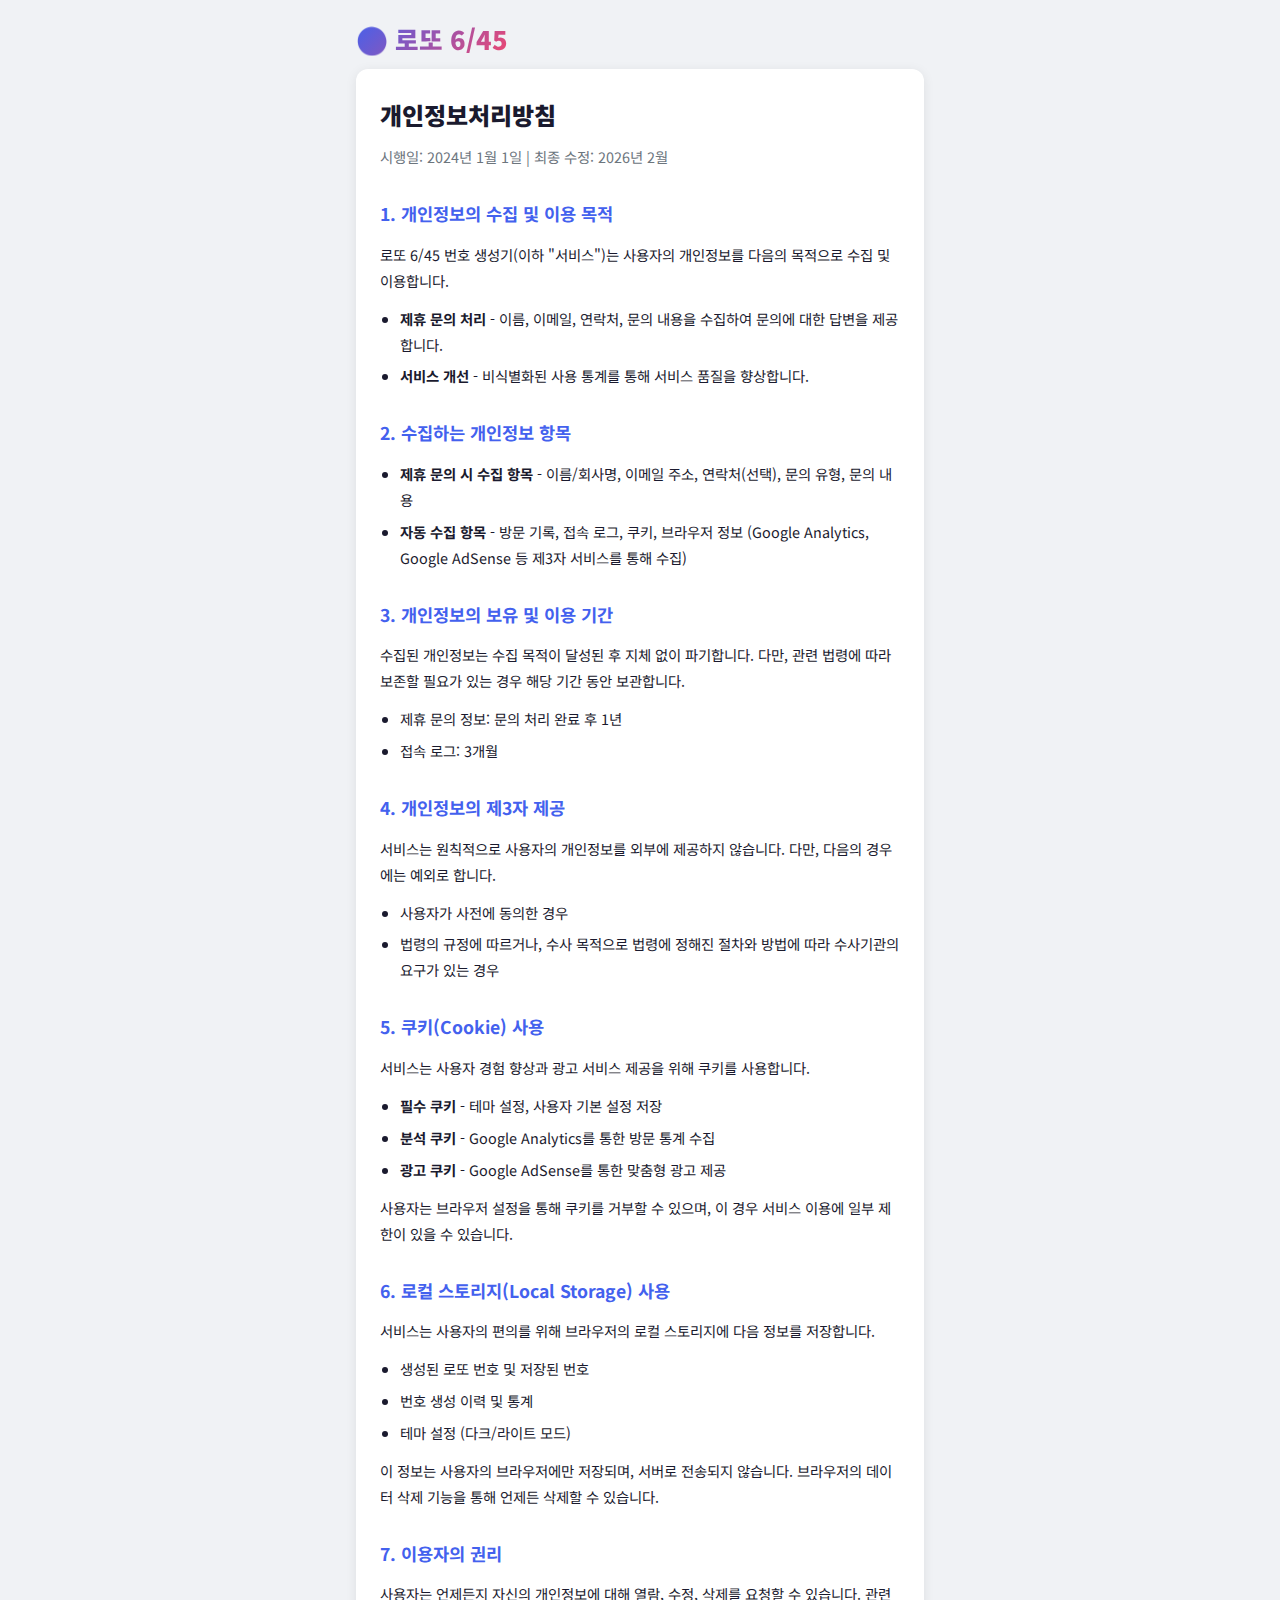
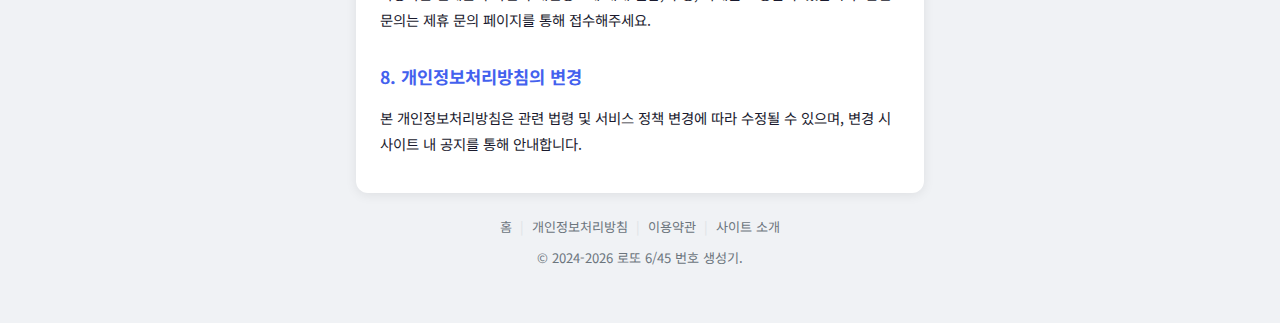
<file: privacy.html>
<!doctype html>
<html lang="ko">
<head>
  <meta charset="UTF-8" />
  <meta name="viewport" content="width=device-width, initial-scale=1.0" />
  <title>개인정보처리방침 - 로또 6/45 번호 생성기</title>
  <meta name="description" content="로또 6/45 번호 생성기의 개인정보처리방침입니다.">
  <meta name="robots" content="index, follow">
  <link rel="icon" type="image/svg+xml" href="/lottotest/favicon.svg">
  <link href='/style.css' rel='stylesheet'>
  <link rel="preconnect" href="https://fonts.googleapis.com">
  <link rel="preconnect" href="https://fonts.gstatic.com" crossorigin>
  <link href="https://fonts.googleapis.com/css2?family=Noto+Sans+KR:wght@400;500;700;900&display=swap" rel="stylesheet">
  <script async src="https://www.googletagmanager.com/gtag/js?id=G-D2NG5XND99"></script>
  <script>window.dataLayer=window.dataLayer||[];function gtag(){dataLayer.push(arguments);}gtag('js',new Date());gtag('config','G-D2NG5XND99');</script>
  <meta name="google-adsense-account" content="ca-pub-1792656979108506">
  <script async src="https://pagead2.googlesyndication.com/pagead/js/adsbygoogle.js?client=ca-pub-1792656979108506"
     crossorigin="anonymous"></script>
</head>
<body>
  <div class="app">
    <header class="header">
      <a href="/lottotest/" class="logo" style="text-decoration:none;">🎱 로또 6/45</a>
    </header>

    <main class="content">
      <article class="card policy-page">
        <h1>개인정보처리방침</h1>
        <p class="policy-date">시행일: 2024년 1월 1일 | 최종 수정: 2026년 2월</p>

        <section>
          <h2>1. 개인정보의 수집 및 이용 목적</h2>
          <p>로또 6/45 번호 생성기(이하 "서비스")는 사용자의 개인정보를 다음의 목적으로 수집 및 이용합니다.</p>
          <ul>
            <li><strong>제휴 문의 처리</strong> - 이름, 이메일, 연락처, 문의 내용을 수집하여 문의에 대한 답변을 제공합니다.</li>
            <li><strong>서비스 개선</strong> - 비식별화된 사용 통계를 통해 서비스 품질을 향상합니다.</li>
          </ul>
        </section>

        <section>
          <h2>2. 수집하는 개인정보 항목</h2>
          <ul>
            <li><strong>제휴 문의 시 수집 항목</strong> - 이름/회사명, 이메일 주소, 연락처(선택), 문의 유형, 문의 내용</li>
            <li><strong>자동 수집 항목</strong> - 방문 기록, 접속 로그, 쿠키, 브라우저 정보 (Google Analytics, Google AdSense 등 제3자 서비스를 통해 수집)</li>
          </ul>
        </section>

        <section>
          <h2>3. 개인정보의 보유 및 이용 기간</h2>
          <p>수집된 개인정보는 수집 목적이 달성된 후 지체 없이 파기합니다. 다만, 관련 법령에 따라 보존할 필요가 있는 경우 해당 기간 동안 보관합니다.</p>
          <ul>
            <li>제휴 문의 정보: 문의 처리 완료 후 1년</li>
            <li>접속 로그: 3개월</li>
          </ul>
        </section>

        <section>
          <h2>4. 개인정보의 제3자 제공</h2>
          <p>서비스는 원칙적으로 사용자의 개인정보를 외부에 제공하지 않습니다. 다만, 다음의 경우에는 예외로 합니다.</p>
          <ul>
            <li>사용자가 사전에 동의한 경우</li>
            <li>법령의 규정에 따르거나, 수사 목적으로 법령에 정해진 절차와 방법에 따라 수사기관의 요구가 있는 경우</li>
          </ul>
        </section>

        <section>
          <h2>5. 쿠키(Cookie) 사용</h2>
          <p>서비스는 사용자 경험 향상과 광고 서비스 제공을 위해 쿠키를 사용합니다.</p>
          <ul>
            <li><strong>필수 쿠키</strong> - 테마 설정, 사용자 기본 설정 저장</li>
            <li><strong>분석 쿠키</strong> - Google Analytics를 통한 방문 통계 수집</li>
            <li><strong>광고 쿠키</strong> - Google AdSense를 통한 맞춤형 광고 제공</li>
          </ul>
          <p>사용자는 브라우저 설정을 통해 쿠키를 거부할 수 있으며, 이 경우 서비스 이용에 일부 제한이 있을 수 있습니다.</p>
        </section>

        <section>
          <h2>6. 로컬 스토리지(Local Storage) 사용</h2>
          <p>서비스는 사용자의 편의를 위해 브라우저의 로컬 스토리지에 다음 정보를 저장합니다.</p>
          <ul>
            <li>생성된 로또 번호 및 저장된 번호</li>
            <li>번호 생성 이력 및 통계</li>
            <li>테마 설정 (다크/라이트 모드)</li>
          </ul>
          <p>이 정보는 사용자의 브라우저에만 저장되며, 서버로 전송되지 않습니다. 브라우저의 데이터 삭제 기능을 통해 언제든 삭제할 수 있습니다.</p>
        </section>

        <section>
          <h2>7. 이용자의 권리</h2>
          <p>사용자는 언제든지 자신의 개인정보에 대해 열람, 수정, 삭제를 요청할 수 있습니다. 관련 문의는 제휴 문의 페이지를 통해 접수해주세요.</p>
        </section>

        <section>
          <h2>8. 개인정보처리방침의 변경</h2>
          <p>본 개인정보처리방침은 관련 법령 및 서비스 정책 변경에 따라 수정될 수 있으며, 변경 시 사이트 내 공지를 통해 안내합니다.</p>
        </section>
      </article>
    </main>

    <footer class="footer">
      <nav class="footer-links">
        <a href="/lottotest/">홈</a>
        <span>|</span>
        <a href="/lottotest/privacy.html">개인정보처리방침</a>
        <span>|</span>
        <a href="/lottotest/terms.html">이용약관</a>
        <span>|</span>
        <a href="/lottotest/about.html">사이트 소개</a>
      </nav>
      <p>© 2024-2026 로또 6/45 번호 생성기.</p>
    </footer>
  </div>
</body>
</html>
</file>
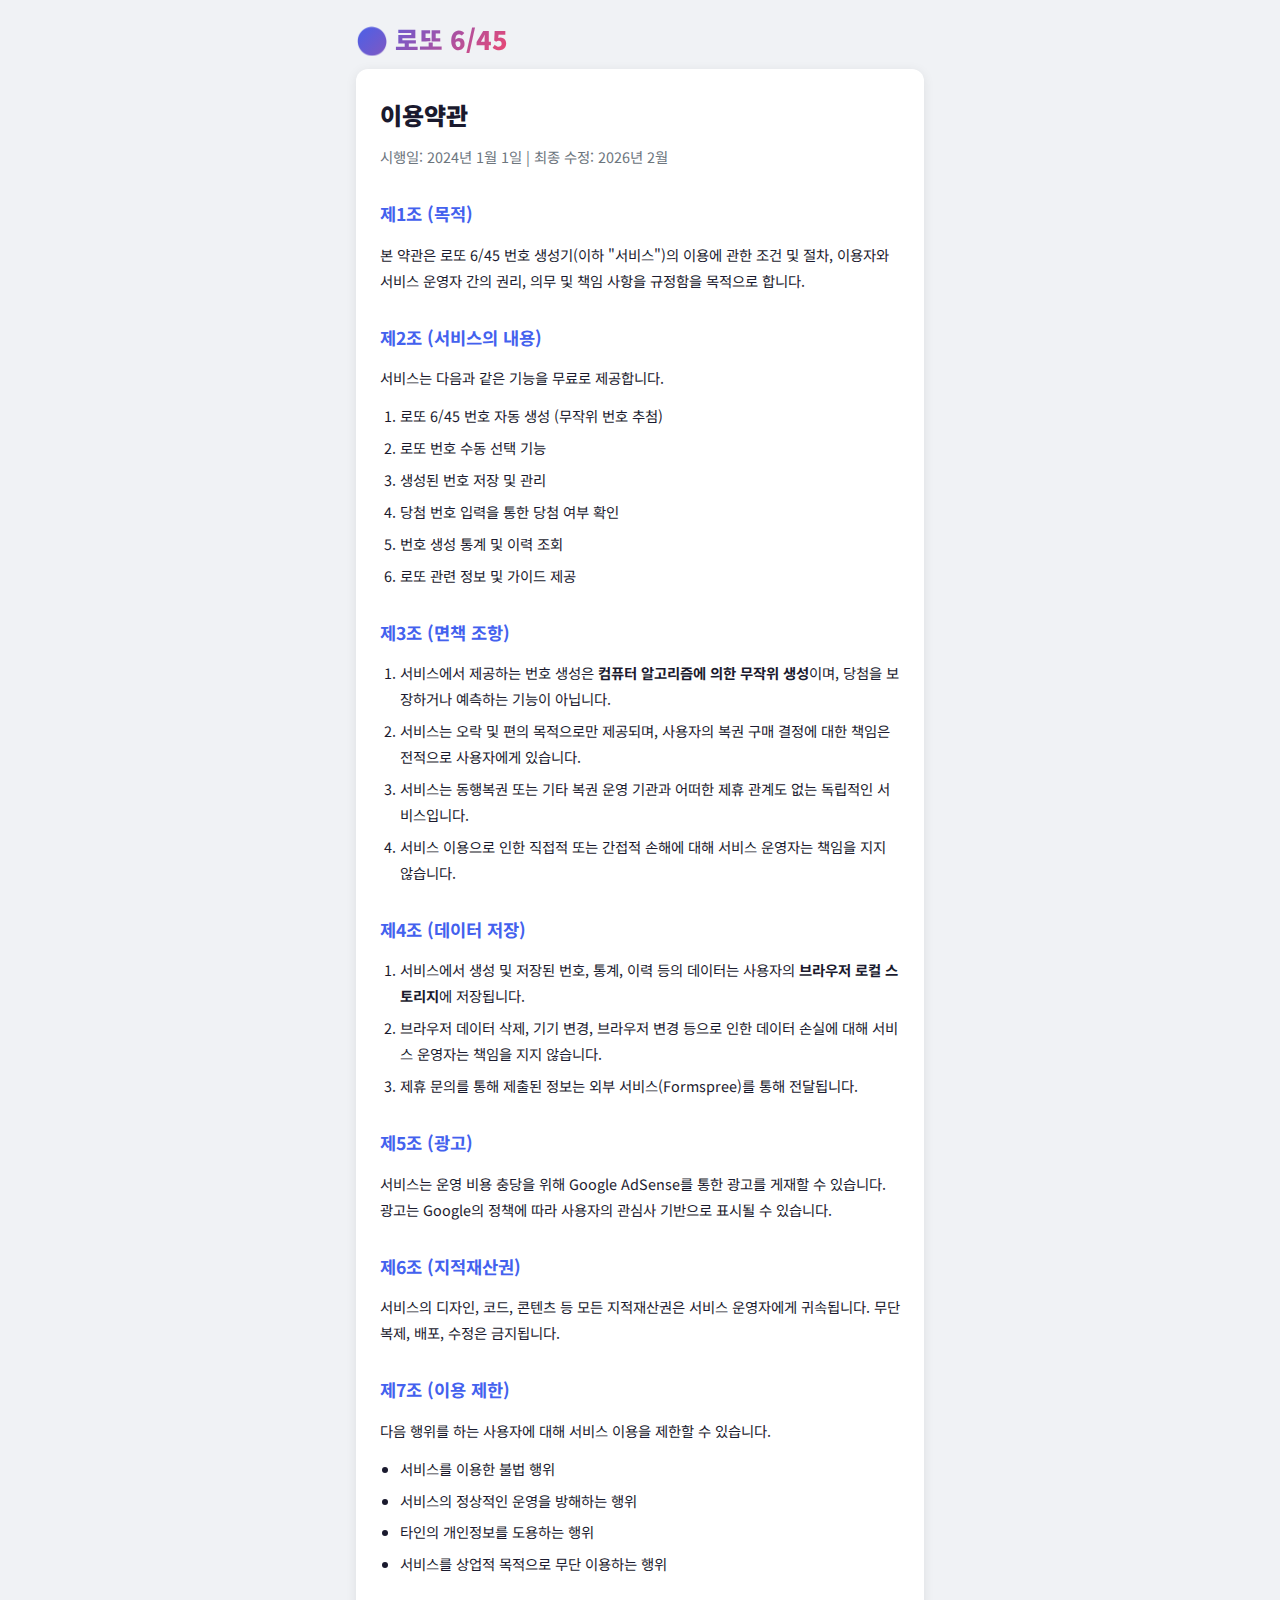
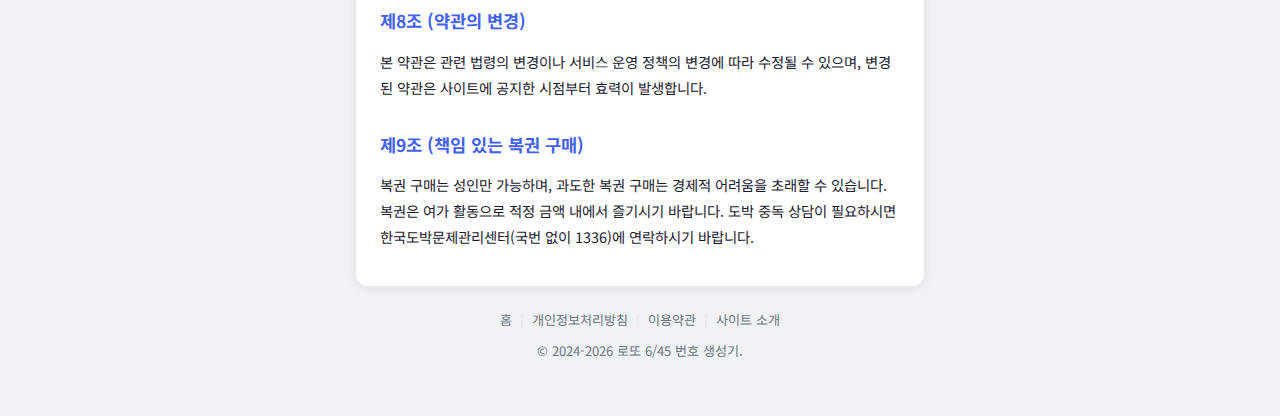
<file: terms.html>
<!doctype html>
<html lang="ko">
<head>
  <meta charset="UTF-8" />
  <meta name="viewport" content="width=device-width, initial-scale=1.0" />
  <title>이용약관 - 로또 6/45 번호 생성기</title>
  <meta name="description" content="로또 6/45 번호 생성기의 이용약관입니다.">
  <meta name="robots" content="index, follow">
  <link href='/style.css' rel='stylesheet'>
  <link rel="preconnect" href="https://fonts.googleapis.com">
  <link rel="preconnect" href="https://fonts.gstatic.com" crossorigin>
  <link href="https://fonts.googleapis.com/css2?family=Noto+Sans+KR:wght@400;500;700;900&display=swap" rel="stylesheet">
  <meta name="google-adsense-account" content="ca-pub-1792656979108506">
  <script async src="https://pagead2.googlesyndication.com/pagead/js/adsbygoogle.js?client=ca-pub-1792656979108506"
     crossorigin="anonymous"></script>
</head>
<body>
  <div class="app">
    <header class="header">
      <a href="/lottotest/" class="logo" style="text-decoration:none;">🎱 로또 6/45</a>
    </header>

    <main class="content">
      <article class="card policy-page">
        <h1>이용약관</h1>
        <p class="policy-date">시행일: 2024년 1월 1일 | 최종 수정: 2026년 2월</p>

        <section>
          <h2>제1조 (목적)</h2>
          <p>본 약관은 로또 6/45 번호 생성기(이하 "서비스")의 이용에 관한 조건 및 절차, 이용자와 서비스 운영자 간의 권리, 의무 및 책임 사항을 규정함을 목적으로 합니다.</p>
        </section>

        <section>
          <h2>제2조 (서비스의 내용)</h2>
          <p>서비스는 다음과 같은 기능을 무료로 제공합니다.</p>
          <ol>
            <li>로또 6/45 번호 자동 생성 (무작위 번호 추첨)</li>
            <li>로또 번호 수동 선택 기능</li>
            <li>생성된 번호 저장 및 관리</li>
            <li>당첨 번호 입력을 통한 당첨 여부 확인</li>
            <li>번호 생성 통계 및 이력 조회</li>
            <li>로또 관련 정보 및 가이드 제공</li>
          </ol>
        </section>

        <section>
          <h2>제3조 (면책 조항)</h2>
          <ol>
            <li>서비스에서 제공하는 번호 생성은 <strong>컴퓨터 알고리즘에 의한 무작위 생성</strong>이며, 당첨을 보장하거나 예측하는 기능이 아닙니다.</li>
            <li>서비스는 오락 및 편의 목적으로만 제공되며, 사용자의 복권 구매 결정에 대한 책임은 전적으로 사용자에게 있습니다.</li>
            <li>서비스는 동행복권 또는 기타 복권 운영 기관과 어떠한 제휴 관계도 없는 독립적인 서비스입니다.</li>
            <li>서비스 이용으로 인한 직접적 또는 간접적 손해에 대해 서비스 운영자는 책임을 지지 않습니다.</li>
          </ol>
        </section>

        <section>
          <h2>제4조 (데이터 저장)</h2>
          <ol>
            <li>서비스에서 생성 및 저장된 번호, 통계, 이력 등의 데이터는 사용자의 <strong>브라우저 로컬 스토리지</strong>에 저장됩니다.</li>
            <li>브라우저 데이터 삭제, 기기 변경, 브라우저 변경 등으로 인한 데이터 손실에 대해 서비스 운영자는 책임을 지지 않습니다.</li>
            <li>제휴 문의를 통해 제출된 정보는 외부 서비스(Formspree)를 통해 전달됩니다.</li>
          </ol>
        </section>

        <section>
          <h2>제5조 (광고)</h2>
          <p>서비스는 운영 비용 충당을 위해 Google AdSense를 통한 광고를 게재할 수 있습니다. 광고는 Google의 정책에 따라 사용자의 관심사 기반으로 표시될 수 있습니다.</p>
        </section>

        <section>
          <h2>제6조 (지적재산권)</h2>
          <p>서비스의 디자인, 코드, 콘텐츠 등 모든 지적재산권은 서비스 운영자에게 귀속됩니다. 무단 복제, 배포, 수정은 금지됩니다.</p>
        </section>

        <section>
          <h2>제7조 (이용 제한)</h2>
          <p>다음 행위를 하는 사용자에 대해 서비스 이용을 제한할 수 있습니다.</p>
          <ul>
            <li>서비스를 이용한 불법 행위</li>
            <li>서비스의 정상적인 운영을 방해하는 행위</li>
            <li>타인의 개인정보를 도용하는 행위</li>
            <li>서비스를 상업적 목적으로 무단 이용하는 행위</li>
          </ul>
        </section>

        <section>
          <h2>제8조 (약관의 변경)</h2>
          <p>본 약관은 관련 법령의 변경이나 서비스 운영 정책의 변경에 따라 수정될 수 있으며, 변경된 약관은 사이트에 공지한 시점부터 효력이 발생합니다.</p>
        </section>

        <section>
          <h2>제9조 (책임 있는 복권 구매)</h2>
          <p>복권 구매는 성인만 가능하며, 과도한 복권 구매는 경제적 어려움을 초래할 수 있습니다. 복권은 여가 활동으로 적정 금액 내에서 즐기시기 바랍니다. 도박 중독 상담이 필요하시면 한국도박문제관리센터(국번 없이 1336)에 연락하시기 바랍니다.</p>
        </section>
      </article>
    </main>

    <footer class="footer">
      <nav class="footer-links">
        <a href="/lottotest/">홈</a>
        <span>|</span>
        <a href="/lottotest/privacy.html">개인정보처리방침</a>
        <span>|</span>
        <a href="/lottotest/terms.html">이용약관</a>
        <span>|</span>
        <a href="/lottotest/about.html">사이트 소개</a>
      </nav>
      <p>© 2024-2026 로또 6/45 번호 생성기.</p>
    </footer>
  </div>
</body>
</html>
</file>
<file: style.css>
/* ===== CSS Variables & Theme ===== */
:root {
  --bg: #f0f2f5;
  --bg-card: #ffffff;
  --bg-card-inner: #f8f9fa;
  --text: #1a1a2e;
  --text-secondary: #6c757d;
  --primary: #4361ee;
  --primary-hover: #3a56d4;
  --secondary: #6c757d;
  --danger: #ef476f;
  --danger-hover: #d63d5e;
  --success: #06d6a0;
  --border: #dee2e6;
  --shadow: 0 2px 12px rgba(0, 0, 0, 0.08);
  --shadow-lg: 0 8px 32px rgba(0, 0, 0, 0.12);
  --radius: 12px;
  --radius-sm: 8px;
  --ball-1: #fbc400;
  --ball-2: #69c8f2;
  --ball-3: #ff7272;
  --ball-4: #aaa;
  --ball-5: #b0d840;
  --tab-bg: #e9ecef;
  --tab-active: #4361ee;
  --input-bg: #ffffff;
  --input-border: #ced4da;
}

[data-theme="dark"] {
  --bg: #0f0f23;
  --bg-card: #1a1a35;
  --bg-card-inner: #252545;
  --text: #e8e8f0;
  --text-secondary: #8888aa;
  --primary: #5a7eff;
  --primary-hover: #4a6eef;
  --border: #2a2a4a;
  --shadow: 0 2px 12px rgba(0, 0, 0, 0.3);
  --shadow-lg: 0 8px 32px rgba(0, 0, 0, 0.4);
  --tab-bg: #1a1a35;
  --tab-active: #5a7eff;
  --input-bg: #252545;
  --input-border: #3a3a5a;
}

/* ===== Reset & Base ===== */
*, *::before, *::after {
  margin: 0;
  padding: 0;
  box-sizing: border-box;
}

body {
  font-family: 'Noto Sans KR', -apple-system, BlinkMacSystemFont, sans-serif;
  background: var(--bg);
  color: var(--text);
  min-height: 100vh;
  transition: background 0.3s, color 0.3s;
}

/* ===== App Container ===== */
.app {
  max-width: 600px;
  margin: 0 auto;
  padding: 0 16px 32px;
}

/* ===== Header ===== */
.header {
  display: flex;
  align-items: center;
  justify-content: space-between;
  padding: 20px 0 12px;
}

.logo {
  font-size: 1.6rem;
  font-weight: 900;
  background: linear-gradient(135deg, #4361ee, #ef476f);
  -webkit-background-clip: text;
  -webkit-text-fill-color: transparent;
  background-clip: text;
}

.theme-toggle {
  background: var(--bg-card);
  border: 1px solid var(--border);
  border-radius: 50%;
  width: 40px;
  height: 40px;
  font-size: 1.2rem;
  cursor: pointer;
  display: flex;
  align-items: center;
  justify-content: center;
  transition: transform 0.3s, box-shadow 0.3s;
  box-shadow: var(--shadow);
}

.theme-toggle:hover {
  transform: scale(1.1);
}

/* ===== Tabs ===== */
.tabs {
  display: flex;
  gap: 4px;
  background: var(--tab-bg);
  border-radius: var(--radius);
  padding: 4px;
  margin-bottom: 20px;
  overflow-x: auto;
  -webkit-overflow-scrolling: touch;
}

.tab {
  flex: 1;
  padding: 10px 8px;
  border: none;
  background: transparent;
  color: var(--text-secondary);
  font-size: 0.82rem;
  font-weight: 500;
  border-radius: var(--radius-sm);
  cursor: pointer;
  transition: all 0.2s;
  white-space: nowrap;
  font-family: inherit;
}

.tab.active {
  background: var(--tab-active);
  color: #fff;
  font-weight: 700;
  box-shadow: 0 2px 8px rgba(67, 97, 238, 0.3);
}

.tab:hover:not(.active) {
  color: var(--text);
  background: rgba(67, 97, 238, 0.1);
}

/* ===== Tab Panels ===== */
.tab-panel {
  display: none;
}

.tab-panel.active {
  display: block;
  animation: fadeIn 0.3s ease;
}

@keyframes fadeIn {
  from { opacity: 0; transform: translateY(8px); }
  to { opacity: 1; transform: translateY(0); }
}

/* ===== Cards ===== */
.card {
  background: var(--bg-card);
  border-radius: var(--radius);
  padding: 24px;
  box-shadow: var(--shadow);
}

.card h2 {
  font-size: 1.3rem;
  font-weight: 700;
  margin-bottom: 4px;
}

.card h3 {
  font-size: 1rem;
  font-weight: 700;
  margin-bottom: 12px;
}

.subtitle {
  color: var(--text-secondary);
  font-size: 0.9rem;
  margin-bottom: 20px;
}

.card-inner {
  background: var(--bg-card-inner);
  border-radius: var(--radius-sm);
  padding: 16px;
  margin-top: 20px;
}

/* ===== Buttons ===== */
.btn {
  display: inline-flex;
  align-items: center;
  justify-content: center;
  gap: 6px;
  padding: 10px 20px;
  border: none;
  border-radius: var(--radius-sm);
  font-size: 0.95rem;
  font-weight: 600;
  cursor: pointer;
  transition: all 0.2s;
  font-family: inherit;
}

.btn:disabled {
  opacity: 0.5;
  cursor: not-allowed;
}

.btn-primary {
  background: var(--primary);
  color: #fff;
}

.btn-primary:hover:not(:disabled) {
  background: var(--primary-hover);
  transform: translateY(-1px);
  box-shadow: 0 4px 12px rgba(67, 97, 238, 0.3);
}

.btn-secondary {
  background: var(--bg-card-inner);
  color: var(--text);
  border: 1px solid var(--border);
  width: 100%;
  margin-top: 16px;
}

.btn-secondary:hover {
  background: var(--border);
}

.btn-outline {
  background: transparent;
  color: var(--text-secondary);
  border: 1px solid var(--border);
}

.btn-outline:hover {
  background: var(--bg-card-inner);
}

.btn-danger {
  background: var(--danger);
  color: #fff;
  width: 100%;
  margin-top: 16px;
}

.btn-danger:hover {
  background: var(--danger-hover);
}

.btn-large {
  padding: 14px 28px;
  font-size: 1.05rem;
}

.btn-icon {
  font-size: 1.2rem;
}

/* ===== Generate Controls ===== */
.generate-controls {
  display: flex;
  align-items: flex-end;
  gap: 12px;
  margin-bottom: 20px;
}

.generate-controls label {
  display: flex;
  flex-direction: column;
  gap: 6px;
  font-size: 0.85rem;
  font-weight: 500;
  color: var(--text-secondary);
}

.generate-controls select {
  padding: 10px 14px;
  border: 1px solid var(--input-border);
  border-radius: var(--radius-sm);
  background: var(--input-bg);
  color: var(--text);
  font-size: 0.95rem;
  font-family: inherit;
  cursor: pointer;
}

/* ===== Lotto Balls ===== */
.ball {
  display: inline-flex;
  align-items: center;
  justify-content: center;
  width: 44px;
  height: 44px;
  border-radius: 50%;
  font-size: 1rem;
  font-weight: 700;
  color: #fff;
  text-shadow: 0 1px 2px rgba(0, 0, 0, 0.2);
  box-shadow: inset 0 -3px 6px rgba(0, 0, 0, 0.15), 0 2px 4px rgba(0, 0, 0, 0.1);
  position: relative;
  overflow: hidden;
}

.ball::before {
  content: '';
  position: absolute;
  top: 4px;
  left: 8px;
  width: 12px;
  height: 8px;
  background: rgba(255, 255, 255, 0.35);
  border-radius: 50%;
  transform: rotate(-30deg);
}

.ball-1-10 { background: var(--ball-1); }
.ball-11-20 { background: var(--ball-2); }
.ball-21-30 { background: var(--ball-3); }
.ball-31-40 { background: var(--ball-4); }
.ball-41-45 { background: var(--ball-5); }

.ball.matched {
  animation: matchPulse 0.5s ease;
  box-shadow: 0 0 0 3px var(--success), inset 0 -3px 6px rgba(0, 0, 0, 0.15);
}

.ball.not-matched {
  opacity: 0.35;
}

@keyframes matchPulse {
  0% { transform: scale(1); }
  50% { transform: scale(1.2); }
  100% { transform: scale(1); }
}

/* ===== Results ===== */
.results {
  display: flex;
  flex-direction: column;
  gap: 12px;
}

.result-row {
  display: flex;
  align-items: center;
  gap: 8px;
  padding: 12px;
  background: var(--bg-card-inner);
  border-radius: var(--radius-sm);
  animation: slideIn 0.3s ease;
}

.result-row .game-label {
  font-size: 0.8rem;
  font-weight: 700;
  color: var(--text-secondary);
  min-width: 24px;
}

.result-row .balls {
  display: flex;
  gap: 6px;
  flex-wrap: wrap;
}

.result-row .save-single {
  margin-left: auto;
  background: none;
  border: none;
  font-size: 1.2rem;
  cursor: pointer;
  opacity: 0.5;
  transition: opacity 0.2s;
}

.result-row .save-single:hover {
  opacity: 1;
}

@keyframes slideIn {
  from { opacity: 0; transform: translateX(-12px); }
  to { opacity: 1; transform: translateX(0); }
}

@keyframes ballDrop {
  0% { opacity: 0; transform: translateY(-20px) scale(0.5); }
  60% { transform: translateY(4px) scale(1.05); }
  100% { opacity: 1; transform: translateY(0) scale(1); }
}

.ball-animate {
  animation: ballDrop 0.4s ease forwards;
  opacity: 0;
}

/* ===== Number Grid (Manual) ===== */
.number-grid {
  display: grid;
  grid-template-columns: repeat(9, 1fr);
  gap: 6px;
  margin-bottom: 20px;
}

.grid-num {
  aspect-ratio: 1;
  border: 2px solid var(--border);
  border-radius: 50%;
  background: var(--bg-card);
  color: var(--text);
  font-size: 0.85rem;
  font-weight: 600;
  cursor: pointer;
  transition: all 0.15s;
  display: flex;
  align-items: center;
  justify-content: center;
  font-family: inherit;
}

.grid-num:hover {
  border-color: var(--primary);
  transform: scale(1.08);
}

.grid-num.selected {
  color: #fff;
  border-color: transparent;
  transform: scale(1.08);
  box-shadow: 0 2px 8px rgba(0, 0, 0, 0.2);
}

.grid-num.selected.ball-1-10 { background: var(--ball-1); }
.grid-num.selected.ball-11-20 { background: var(--ball-2); }
.grid-num.selected.ball-21-30 { background: var(--ball-3); }
.grid-num.selected.ball-31-40 { background: var(--ball-4); }
.grid-num.selected.ball-41-45 { background: var(--ball-5); }

.manual-selected {
  display: flex;
  gap: 8px;
  justify-content: center;
  min-height: 52px;
  align-items: center;
  margin-bottom: 16px;
}

.manual-actions {
  display: flex;
  gap: 12px;
  justify-content: center;
}

/* ===== Saved List ===== */
.saved-list {
  display: flex;
  flex-direction: column;
  gap: 10px;
}

.saved-item {
  display: flex;
  align-items: center;
  gap: 8px;
  padding: 12px;
  background: var(--bg-card-inner);
  border-radius: var(--radius-sm);
}

.saved-item .balls {
  display: flex;
  gap: 6px;
  flex: 1;
  flex-wrap: wrap;
}

.saved-item .saved-date {
  font-size: 0.75rem;
  color: var(--text-secondary);
}

.saved-item .delete-btn {
  background: none;
  border: none;
  color: var(--danger);
  font-size: 1.1rem;
  cursor: pointer;
  padding: 4px;
  opacity: 0.6;
  transition: opacity 0.2s;
}

.saved-item .delete-btn:hover {
  opacity: 1;
}

.empty-state {
  text-align: center;
  padding: 40px 20px;
  color: var(--text-secondary);
}

.empty-state .empty-icon {
  font-size: 3rem;
  margin-bottom: 12px;
}

.empty-state p {
  font-size: 0.95rem;
}

/* ===== Winning Input ===== */
.winning-input {
  margin-bottom: 20px;
}

.winning-input label {
  display: block;
  font-size: 0.85rem;
  font-weight: 600;
  color: var(--text-secondary);
  margin-bottom: 8px;
  margin-top: 12px;
}

.winning-numbers-row {
  display: flex;
  gap: 8px;
}

.winning-num {
  width: 100%;
  padding: 10px;
  border: 2px solid var(--input-border);
  border-radius: var(--radius-sm);
  background: var(--input-bg);
  color: var(--text);
  font-size: 1.1rem;
  font-weight: 700;
  text-align: center;
  font-family: inherit;
  transition: border-color 0.2s;
  -moz-appearance: textfield;
}

.winning-num::-webkit-outer-spin-button,
.winning-num::-webkit-inner-spin-button {
  -webkit-appearance: none;
}

.winning-num:focus {
  outline: none;
  border-color: var(--primary);
}

.winning-num.bonus {
  max-width: 70px;
  border-color: var(--ball-3);
}

/* ===== Check Results ===== */
.check-result-item {
  padding: 14px;
  background: var(--bg-card-inner);
  border-radius: var(--radius-sm);
  margin-bottom: 10px;
}

.check-result-item .balls {
  display: flex;
  gap: 6px;
  margin-bottom: 8px;
  flex-wrap: wrap;
}

.rank-badge {
  display: inline-block;
  padding: 4px 12px;
  border-radius: 20px;
  font-size: 0.85rem;
  font-weight: 700;
}

.rank-1 { background: #ffd700; color: #333; }
.rank-2 { background: #c0c0c0; color: #333; }
.rank-3 { background: #cd7f32; color: #fff; }
.rank-4 { background: var(--primary); color: #fff; }
.rank-5 { background: var(--success); color: #fff; }
.rank-none { background: var(--border); color: var(--text-secondary); }

.match-info {
  font-size: 0.82rem;
  color: var(--text-secondary);
  margin-left: 8px;
}

/* ===== Stats Chart ===== */
.stats-chart {
  display: grid;
  grid-template-columns: repeat(9, 1fr);
  gap: 4px;
  margin-bottom: 8px;
}

.stat-bar-wrapper {
  display: flex;
  flex-direction: column;
  align-items: center;
  gap: 2px;
}

.stat-bar-container {
  width: 100%;
  height: 80px;
  background: var(--bg-card-inner);
  border-radius: 4px;
  display: flex;
  align-items: flex-end;
  overflow: hidden;
}

.stat-bar {
  width: 100%;
  min-height: 2px;
  border-radius: 4px 4px 0 0;
  transition: height 0.5s ease;
}

.stat-num {
  font-size: 0.65rem;
  font-weight: 600;
  color: var(--text-secondary);
}

.stat-count {
  font-size: 0.6rem;
  color: var(--text-secondary);
}

/* ===== Recent History ===== */
.recent-history {
  display: flex;
  flex-direction: column;
  gap: 8px;
}

.history-item {
  display: flex;
  align-items: center;
  gap: 8px;
}

.history-item .balls {
  display: flex;
  gap: 4px;
}

.history-item .ball {
  width: 32px;
  height: 32px;
  font-size: 0.78rem;
}

.history-item .history-date {
  font-size: 0.72rem;
  color: var(--text-secondary);
  margin-left: auto;
  white-space: nowrap;
}

/* ===== Contact Form ===== */
.form-group {
  margin-bottom: 16px;
}

.form-group label {
  display: block;
  font-size: 0.85rem;
  font-weight: 600;
  color: var(--text-secondary);
  margin-bottom: 6px;
}

.form-group input,
.form-group select,
.form-group textarea {
  width: 100%;
  padding: 12px 14px;
  border: 2px solid var(--input-border);
  border-radius: var(--radius-sm);
  background: var(--input-bg);
  color: var(--text);
  font-size: 0.95rem;
  font-family: inherit;
  transition: border-color 0.2s;
}

.form-group input:focus,
.form-group select:focus,
.form-group textarea:focus {
  outline: none;
  border-color: var(--primary);
}

.form-group textarea {
  resize: vertical;
  min-height: 100px;
}

.btn-full {
  width: 100%;
}

.contact-success {
  text-align: center;
  padding: 32px 16px;
}

.contact-success .success-icon {
  font-size: 3rem;
  margin-bottom: 12px;
}

.contact-success h3 {
  margin-bottom: 8px;
}

.contact-success p {
  color: var(--text-secondary);
  margin-bottom: 20px;
}

/* ===== Latest Result Banner ===== */
.latest-result {
  margin-bottom: 16px;
  text-align: center;
  padding: 16px 20px;
}

.latest-header {
  display: flex;
  justify-content: center;
  align-items: center;
  gap: 12px;
  margin-bottom: 12px;
}

.latest-round {
  font-size: 1rem;
  font-weight: 700;
  color: var(--primary);
}

.latest-date {
  font-size: 0.82rem;
  color: var(--text-secondary);
}

.latest-balls {
  display: flex;
  justify-content: center;
  gap: 6px;
  flex-wrap: wrap;
}

.latest-bonus {
  margin-top: 8px;
  font-size: 0.85rem;
  color: var(--text-secondary);
  display: flex;
  align-items: center;
  justify-content: center;
  gap: 6px;
}

/* ===== Share Buttons ===== */
.share-buttons {
  display: flex;
  gap: 8px;
  margin-top: 16px;
}

.btn-share {
  flex: 1;
  padding: 8px 12px;
  font-size: 0.85rem;
  border-radius: var(--radius-sm);
  border: 1px solid var(--border);
  background: var(--bg-card);
  color: var(--text);
  cursor: pointer;
  font-weight: 600;
  font-family: inherit;
  transition: all 0.2s;
}

.btn-twitter {
  background: #000;
  color: #fff;
  border-color: #000;
}

.btn-twitter:hover {
  opacity: 0.85;
}

.btn-copy:hover {
  background: var(--bg-card-inner);
}

/* ===== Excluded Info ===== */
.excluded-info {
  background: var(--bg-card-inner);
  border-radius: var(--radius-sm);
  padding: 10px 14px;
  margin-bottom: 12px;
  font-size: 0.82rem;
  color: var(--text-secondary);
}

.excluded-info span:first-child {
  font-weight: 700;
  color: var(--danger);
}

/* ===== Winning History ===== */
.winning-history {
  display: flex;
  flex-direction: column;
  gap: 10px;
  margin-top: 16px;
}

.winning-history-item {
  background: var(--bg-card-inner);
  border-radius: var(--radius-sm);
  padding: 12px;
}

.wh-header {
  display: flex;
  justify-content: space-between;
  align-items: center;
  margin-bottom: 10px;
}

.wh-round {
  font-size: 0.9rem;
  font-weight: 700;
  color: var(--primary);
}

.wh-date {
  font-size: 0.78rem;
  color: var(--text-secondary);
}

.wh-balls {
  display: flex;
  gap: 5px;
  align-items: center;
  flex-wrap: wrap;
}

.wh-balls .ball {
  width: 36px;
  height: 36px;
  font-size: 0.85rem;
}

.wh-bonus {
  color: var(--text-secondary);
  font-weight: 700;
  margin: 0 2px;
  font-size: 0.9rem;
}

.wh-prize {
  margin-top: 8px;
  font-size: 0.78rem;
  color: var(--text-secondary);
}

.history-controls {
  display: flex;
  justify-content: flex-end;
}

/* ===== FAQ ===== */
.faq-list {
  display: flex;
  flex-direction: column;
  gap: 8px;
}

.faq-item {
  background: var(--bg-card-inner);
  border-radius: var(--radius-sm);
  overflow: hidden;
}

.faq-item summary {
  padding: 14px 16px;
  font-size: 0.95rem;
  font-weight: 600;
  cursor: pointer;
  list-style: none;
  display: flex;
  align-items: center;
  justify-content: space-between;
  transition: background 0.2s;
}

.faq-item summary::-webkit-details-marker {
  display: none;
}

.faq-item summary::after {
  content: '+';
  font-size: 1.2rem;
  font-weight: 700;
  color: var(--primary);
  flex-shrink: 0;
  margin-left: 12px;
}

.faq-item[open] summary::after {
  content: '−';
}

.faq-item summary:hover {
  background: rgba(67, 97, 238, 0.05);
}

.faq-item p {
  padding: 0 16px 14px;
  font-size: 0.88rem;
  line-height: 1.7;
  color: var(--text-secondary);
}

.faq-item code {
  background: var(--border);
  padding: 2px 6px;
  border-radius: 4px;
  font-size: 0.82rem;
}

/* ===== Disqus Comments ===== */
.disqus-section {
  margin-top: 24px;
}

.disqus-section h2 {
  font-size: 1.3rem;
  font-weight: 700;
  margin-bottom: 16px;
}

#disqus_thread {
  min-height: 200px;
}

/* ===== Info Cards (Guide Content) ===== */
.info-card {
  margin-top: 16px;
}

.info-card h3 {
  font-size: 1.05rem;
  margin-bottom: 12px;
}

.info-card p {
  font-size: 0.9rem;
  line-height: 1.7;
  margin-bottom: 12px;
  color: var(--text);
}

.info-card ul, .info-card ol {
  padding-left: 20px;
  margin-bottom: 12px;
}

.info-card li {
  font-size: 0.9rem;
  line-height: 1.7;
  margin-bottom: 4px;
}

.info-note {
  font-size: 0.82rem !important;
  color: var(--text-secondary) !important;
  font-style: italic;
}

/* ===== Guide Section ===== */
.guide-section {
  margin-top: 24px;
  padding-top: 20px;
  border-top: 1px solid var(--border);
}

.guide-section:first-of-type {
  margin-top: 16px;
  padding-top: 0;
  border-top: none;
}

.guide-section h3 {
  font-size: 1.1rem;
  margin-bottom: 12px;
  color: var(--primary);
}

.guide-section p {
  font-size: 0.9rem;
  line-height: 1.8;
  margin-bottom: 12px;
}

.guide-section ul, .guide-section ol {
  padding-left: 20px;
  margin-bottom: 12px;
}

.guide-section li {
  font-size: 0.9rem;
  line-height: 1.8;
  margin-bottom: 6px;
}

/* ===== Prize / Probability Tables ===== */
.prize-table, .probability-table {
  overflow-x: auto;
  margin: 12px 0;
}

.prize-table table, .probability-table table {
  width: 100%;
  border-collapse: collapse;
  font-size: 0.88rem;
}

.prize-table th, .probability-table th {
  background: var(--bg-card-inner);
  padding: 10px 12px;
  text-align: left;
  font-weight: 700;
  border-bottom: 2px solid var(--border);
}

.prize-table td, .probability-table td {
  padding: 10px 12px;
  border-bottom: 1px solid var(--border);
}

/* ===== Policy Pages ===== */
.policy-page {
  line-height: 1.8;
}

.policy-page h1 {
  font-size: 1.5rem;
  font-weight: 900;
  margin-bottom: 8px;
}

.policy-page h2 {
  font-size: 1.1rem;
  margin-top: 28px;
  margin-bottom: 12px;
  color: var(--primary);
}

.policy-page p {
  font-size: 0.9rem;
  margin-bottom: 12px;
}

.policy-page ul, .policy-page ol {
  padding-left: 20px;
  margin-bottom: 12px;
}

.policy-page li {
  font-size: 0.9rem;
  margin-bottom: 6px;
}

.policy-date {
  font-size: 0.82rem;
  color: var(--text-secondary);
  margin-bottom: 20px;
}

/* ===== About Page Features ===== */
.feature-list {
  display: flex;
  flex-direction: column;
  gap: 16px;
}

.feature-item {
  background: var(--bg-card-inner);
  border-radius: var(--radius-sm);
  padding: 16px;
}

.feature-item h3 {
  margin-bottom: 6px;
}

.feature-item p {
  font-size: 0.88rem;
  line-height: 1.6;
  color: var(--text-secondary);
}

/* ===== Footer ===== */
.footer {
  text-align: center;
  padding: 24px 0;
  color: var(--text-secondary);
  font-size: 0.82rem;
}

.footer-links {
  display: flex;
  justify-content: center;
  gap: 8px;
  margin-bottom: 12px;
  flex-wrap: wrap;
}

.footer-links a {
  color: var(--text-secondary);
  text-decoration: none;
  transition: color 0.2s;
}

.footer-links a:hover {
  color: var(--primary);
  text-decoration: underline;
}

.footer-links span {
  color: var(--border);
}

.footer-disclaimer {
  font-size: 0.75rem;
  margin-top: 4px;
  color: var(--text-secondary);
  opacity: 0.8;
}

/* ===== Toast Notification ===== */
.toast {
  position: fixed;
  bottom: 24px;
  left: 50%;
  transform: translateX(-50%) translateY(100px);
  background: var(--text);
  color: var(--bg);
  padding: 12px 24px;
  border-radius: var(--radius);
  font-size: 0.9rem;
  font-weight: 500;
  box-shadow: var(--shadow-lg);
  z-index: 1000;
  transition: transform 0.3s ease;
  white-space: nowrap;
}

.toast.show {
  transform: translateX(-50%) translateY(0);
}

/* ===== Responsive ===== */
@media (max-width: 480px) {
  .app { padding: 0 10px 24px; }
  .header { padding: 16px 0 8px; }
  .logo { font-size: 1.3rem; }
  .tab { padding: 8px 4px; font-size: 0.75rem; }
  .card { padding: 16px; }
  .ball { width: 38px; height: 38px; font-size: 0.88rem; }
  .number-grid { grid-template-columns: repeat(7, 1fr); gap: 5px; }
  .generate-controls { flex-direction: column; align-items: stretch; }
  .btn-large { width: 100%; }
  .winning-num { padding: 8px 4px; font-size: 1rem; }
  .stats-chart { grid-template-columns: repeat(5, 1fr); }
}
</file>
